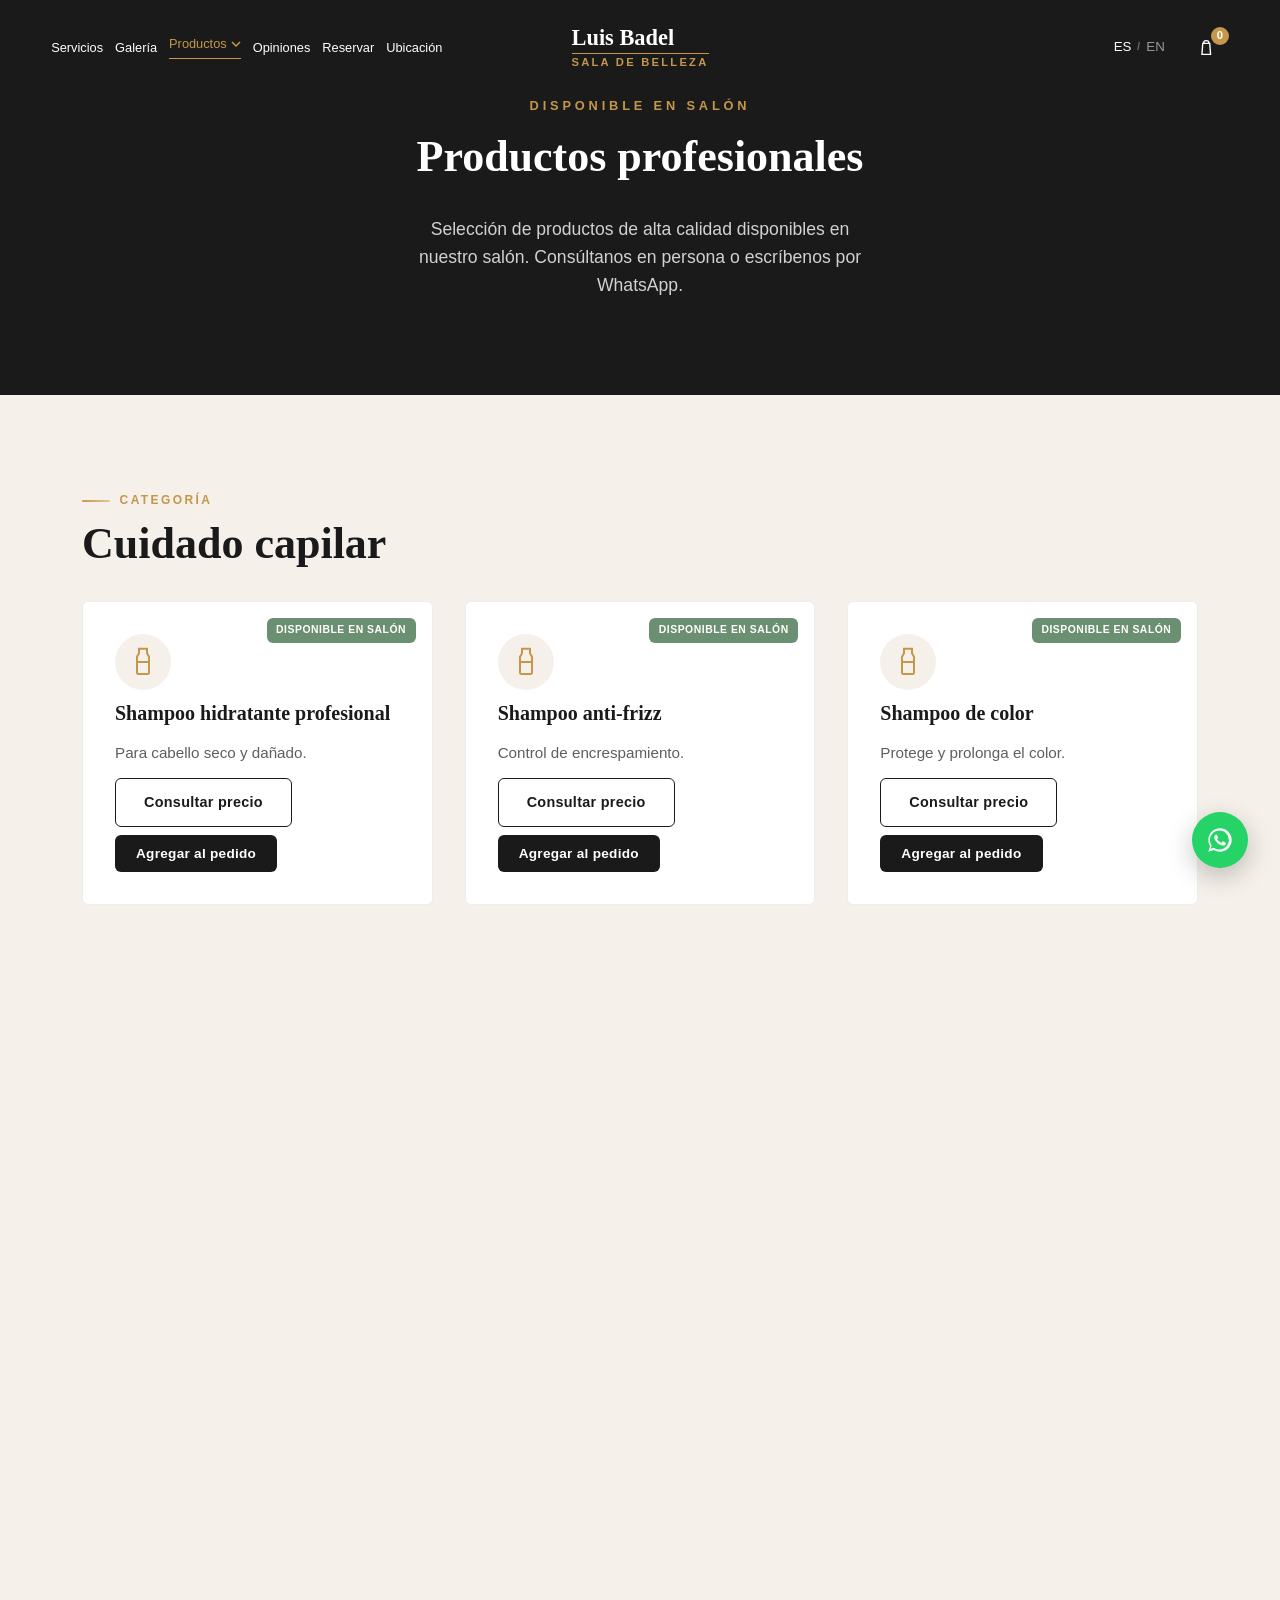
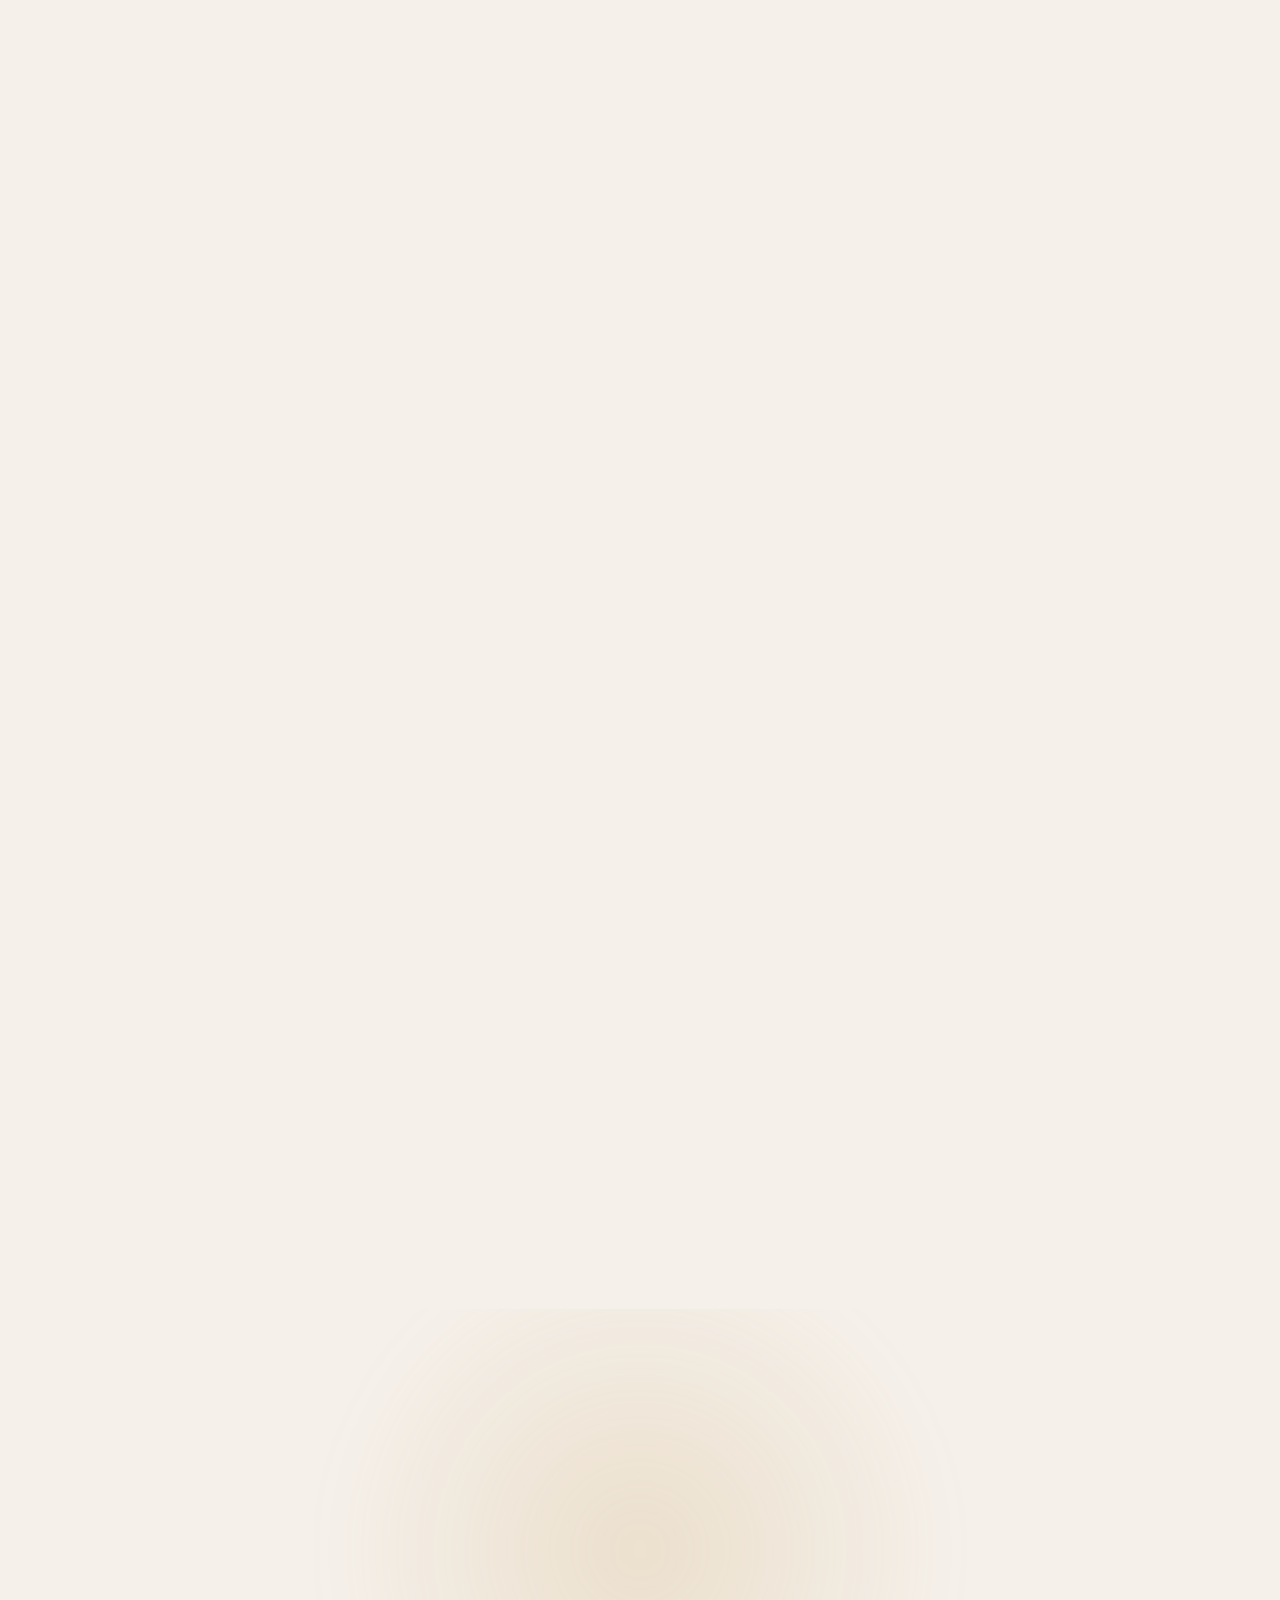
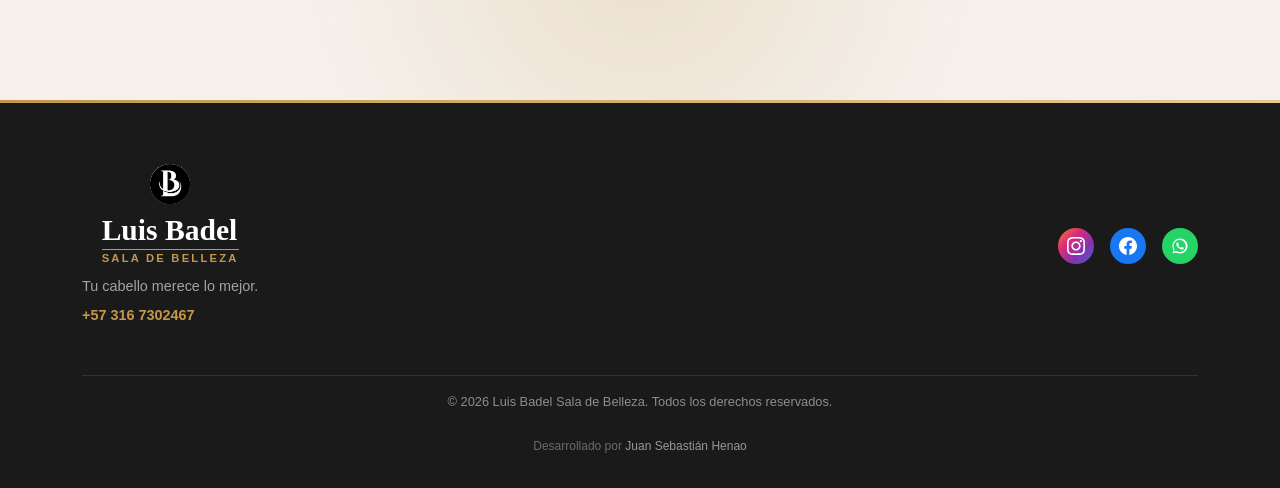
<file: productos.html>
<!DOCTYPE html>
<html lang="es">
<head>
  <meta charset="UTF-8">
  <meta name="viewport" content="width=device-width, initial-scale=1.0">

  <!-- ═══ SECURITY ═══ -->
  <meta http-equiv="Content-Security-Policy" content="default-src 'self'; script-src 'self'; style-src 'self' https://fonts.googleapis.com; font-src https://fonts.gstatic.com; img-src 'self' data: https:; frame-src https://www.google.com; connect-src 'self'; base-uri 'self'; form-action 'self'; frame-ancestors 'self';">

  <!-- ═══ SEO PRIMARY ═══ -->
  <title>Productos Capilares | Luis Badel Sala de Belleza</title>
  <meta name="description" content="Shampoos, mascarillas, aceites, keratinas y más productos profesionales disponibles en Luis Badel Sala de Belleza, Laureles, Medellín.">
  <meta name="keywords" content="productos capilares Laureles, shampoo profesional Medellín, keratina Medellín, botox capilar, tratamientos capilares Laureles, Luis Badel">
  <meta name="robots" content="index, follow">
  <meta name="author" content="Luis Badel Sala de Belleza">
  <link rel="canonical" href="https://cheese9117.github.io/luis-badel/productos.html">

  <!-- ═══ OPEN GRAPH (WhatsApp / Facebook preview) ═══ -->
  <meta property="og:type" content="business.business">
  <meta property="og:title" content="Productos Capilares | Luis Badel Sala de Belleza">
  <meta property="og:description" content="Shampoos, mascarillas, aceites, keratinas y más productos profesionales disponibles en nuestro salón de Laureles, Medellín.">
  <meta property="og:url" content="https://cheese9117.github.io/luis-badel/productos.html">
  <meta property="og:image" content="https://cheese9117.github.io/luis-badel/assets/images/foto-hero.jpg">
  <meta property="og:image:width" content="1200">
  <meta property="og:image:height" content="630">
  <meta property="og:locale" content="es_CO">
  <meta property="og:locale:alternate" content="en_US">
  <meta property="og:site_name" content="Luis Badel Sala de Belleza">

  <!-- ═══ TWITTER CARD ═══ -->
  <meta name="twitter:card" content="summary_large_image">
  <meta name="twitter:title" content="Productos Capilares | Luis Badel Sala de Belleza">
  <meta name="twitter:description" content="Shampoos, mascarillas, aceites, keratinas y más productos profesionales disponibles en nuestro salón.">
  <meta name="twitter:image" content="https://cheese9117.github.io/luis-badel/assets/images/foto-hero.jpg">

  <!-- ═══ THEME COLOR (mobile browser chrome) ═══ -->
  <meta name="theme-color" content="#C4974A">

  <!-- ═══ JSON-LD STRUCTURED DATA: ItemList ═══ -->
  <script type="application/ld+json">
  {
    "@context": "https://schema.org",
    "@type": "ItemList",
    "name": "Productos capilares disponibles en Luis Badel Sala de Belleza",
    "itemListElement": [
      {"@type": "ListItem", "position": 1, "item": {"@type": "Product", "name": "Shampoo hidratante profesional", "description": "Para cabello seco y dañado"}},
      {"@type": "ListItem", "position": 2, "item": {"@type": "Product", "name": "Shampoo anti-frizz", "description": "Control de encrespamiento"}},
      {"@type": "ListItem", "position": 3, "item": {"@type": "Product", "name": "Shampoo de color", "description": "Protege y prolonga el color"}},
      {"@type": "ListItem", "position": 4, "item": {"@type": "Product", "name": "Mascarilla de hidratación profunda", "description": "Nutrición intensiva 1x semana"}},
      {"@type": "ListItem", "position": 5, "item": {"@type": "Product", "name": "Mascarilla de reparación", "description": "Para cabello muy dañado"}},
      {"@type": "ListItem", "position": 6, "item": {"@type": "Product", "name": "Keratina brasileña", "description": "Alisado progresivo hasta 4 meses"}},
      {"@type": "ListItem", "position": 7, "item": {"@type": "Product", "name": "Botox capilar", "description": "Reestructuración sin formol"}},
      {"@type": "ListItem", "position": 8, "item": {"@type": "Product", "name": "Ampollas de proteína", "description": "Tratamiento de choque"}},
      {"@type": "ListItem", "position": 9, "item": {"@type": "Product", "name": "Aceite de argán", "description": "Brillo y suavidad sin residuo"}},
      {"@type": "ListItem", "position": 10, "item": {"@type": "Product", "name": "Serum anti-frizz", "description": "Control de frizz en clima húmedo"}},
      {"@type": "ListItem", "position": 11, "item": {"@type": "Product", "name": "Termoprotector en spray", "description": "Protección hasta 230°C"}},
      {"@type": "ListItem", "position": 12, "item": {"@type": "Product", "name": "Laca de fijación fuerte", "description": "Para peinados duraderos"}}
    ]
  }
  </script>

  <!-- ═══ JSON-LD STRUCTURED DATA: HairSalon ═══ -->
  <script type="application/ld+json">
  {
    "@context": "https://schema.org",
    "@type": "HairSalon",
    "name": "Luis Badel Sala de Belleza",
    "description": "Sala de belleza en Laureles con más de 18 años de experiencia en cortes, color, keratina, manicure, barbería y peinados.",
    "url": "https://cheese9117.github.io/luis-badel/",
    "telephone": "+573167302467",
    "image": "https://cheese9117.github.io/luis-badel/assets/images/foto-hero.jpg",
    "priceRange": "$30.000 - $200.000 COP",
    "aggregateRating": {
      "@type": "AggregateRating",
      "ratingValue": "4.6",
      "reviewCount": "50"
    },
    "address": {
      "@type": "PostalAddress",
      "streetAddress": "Cra. 78 #54-75",
      "addressLocality": "Laureles - Estadio",
      "addressRegion": "Medellín, Antioquia",
      "addressCountry": "CO"
    },
    "geo": {
      "@type": "GeoCoordinates",
      "latitude": 6.2683062,
      "longitude": -75.5928817
    },
    "openingHoursSpecification": [
      {
        "@type": "OpeningHoursSpecification",
        "dayOfWeek": ["Monday","Tuesday","Wednesday","Thursday","Friday","Saturday"],
        "opens": "09:00",
        "closes": "17:00"
      }
    ],
    "sameAs": [
      "https://www.instagram.com/luisbadelsaladebelleza/",
      "https://web.facebook.com/people/Luis-badel-sala-de-belleza/100063726393266/"
    ]
  }
  </script>

  <!-- ═══ FONTS ═══ -->
  <link rel="preconnect" href="https://fonts.googleapis.com">
  <link rel="preconnect" href="https://fonts.gstatic.com" crossorigin>
  <link href="https://fonts.googleapis.com/css2?family=Cormorant+Garamond:wght@500;600;700&family=DM+Sans:wght@400;500;700&display=swap" rel="stylesheet">

  <!-- ═══ STYLES ═══ -->
  <link rel="stylesheet" href="css/variables.css?v=21">
  <link rel="stylesheet" href="css/base.css?v=21">
  <link rel="stylesheet" href="css/components.css?v=21">
  <link rel="stylesheet" href="css/responsive.css?v=21">

  <!-- ═══ FAVICON ═══ -->
  <link rel="icon" type="image/png" href="assets/images/favicon-logo.png">
  <link rel="apple-touch-icon" href="assets/images/favicon-logo.png">
</head>
<body>

  <div class="scroll-progress" id="scrollProgress" aria-hidden="true"></div>

  <header class="navbar" id="navbar">
    <div class="container navbar__inner">
      <nav class="nav nav-left" id="nav">
        <ul class="nav__list">
          <li><a href="index.html#servicios" data-i18n="nav.services">Servicios</a></li>
          <li><a href="index.html#galeria" data-i18n="nav.gallery">Galería</a></li>
          <li class="nav__item nav__item--dropdown">
            <a href="productos.html" aria-current="page" class="nav__link nav__link--parent is-active">
              <span data-i18n="nav.products">Productos</span>
              <svg class="nav__chevron" viewBox="0 0 10 6" width="10" height="6" fill="none" stroke="currentColor" stroke-width="1.5" aria-hidden="true"><path d="M1 1l4 4 4-4"/></svg>
            </a>
            <ul class="nav__dropdown">
              <li><a href="productos.html" class="nav__dropdown-link" data-i18n="nav.products.all">Todos los productos</a></li>
              <li><a href="productos.html#cuidado-capilar" class="nav__dropdown-link" data-i18n="nav.products.haircare">Cuidado capilar</a></li>
              <li><a href="productos.html#tratamientos" class="nav__dropdown-link" data-i18n="nav.products.treatments">Tratamientos</a></li>
              <li><a href="productos.html#styling" class="nav__dropdown-link" data-i18n="nav.products.styling">Styling y acabado</a></li>
            </ul>
          </li>
          <li><a href="index.html#testimonios" data-i18n="nav.testimonials">Opiniones</a></li>
          <li><a href="index.html#reservar" data-i18n="nav.booking">Reservar</a></li>
          <li><a href="index.html#ubicacion" data-i18n="nav.location">Ubicación</a></li>
        </ul>
        <div class="lang-switch lang-switch--mobile" role="group" aria-label="Idioma / Language">
          <button type="button" class="lang-switch__btn" data-lang-option="es" aria-pressed="false">ES</button>
          <button type="button" class="lang-switch__btn" data-lang-option="en" aria-pressed="false">EN</button>
        </div>
      </nav>
      <div class="nav-center">
        <a href="index.html#top" class="logo">
          <img src="assets/images/logo.png" alt="" class="logo__img" width="48" height="48">
          <span class="logo__text">
            <span class="logo__main">Luis Badel</span>
            <span class="logo__divider" aria-hidden="true"></span>
            <span class="logo__sub">Sala de Belleza</span>
          </span>
        </a>
      </div>
      <div class="navbar__actions nav-right">
        <div class="lang-switch lang-switch--nav" role="group" aria-label="Idioma / Language">
          <button type="button" class="lang-switch__btn" data-lang-option="es" aria-pressed="false">ES</button>
          <span class="lang-switch__sep" aria-hidden="true">/</span>
          <button type="button" class="lang-switch__btn" data-lang-option="en" aria-pressed="false">EN</button>
        </div>
        <button type="button" class="nav__cart" id="cartToggle" aria-haspopup="dialog" aria-expanded="false" aria-controls="cartDrawer" aria-label="Ver tu pedido" data-i18n-attr='{"aria-label":"nav.cartAria"}'>
          <svg class="nav__cart-icon" viewBox="0 0 24 24" width="22" height="22" fill="none" stroke="currentColor" stroke-width="1.5" aria-hidden="true">
            <path d="M6 8a3 3 0 0 1 6 0M5.2 8h7.6l.9 12H4.3l.9-12Z"/>
          </svg>
          <span class="nav__cart-badge" id="cartBadge" hidden>0</span>
        </button>
        <button class="nav__toggle" id="navToggle" aria-label="Abrir menú" aria-expanded="false" data-i18n-attr='{"aria-label":"nav.menuAria"}'>
          <span></span><span></span><span></span>
        </button>
      </div>
    </div>
  </header>

  <main id="top">

    <!-- HERO DE PÁGINA -->
    <section class="page-hero">
      <div class="container page-hero__content reveal">
        <p class="hero__eyebrow" data-i18n="product.badge">Disponible en salón</p>
        <h1 class="section__title" data-i18n="productsPage.title">Productos profesionales</h1>
        <p class="hero__subtitle" data-i18n="productsPage.subtitle">Selección de productos de alta calidad disponibles en nuestro salón. Consúltanos en persona o escríbenos por WhatsApp.</p>
      </div>
    </section>

    <!-- CUIDADO CAPILAR -->
    <section class="products" id="cuidado-capilar">
      <div class="container">
        <p class="section__eyebrow reveal" data-i18n="productsPage.category">Categoría</p>
        <h2 class="section__title reveal" data-i18n="nav.products.haircare">Cuidado capilar</h2>
        <div class="products__grid">
          <article class="card product-card reveal">
            <span class="product-card__badge" data-i18n="product.badge">Disponible en salón</span>
            <span class="product-card__icon" aria-hidden="true">
              <svg viewBox="0 0 24 24" width="32" height="32" fill="none" stroke="currentColor" stroke-width="1.5"><path d="M9 2h6v3.5l1.5 2.5v12a1 1 0 0 1-1 1h-7a1 1 0 0 1-1-1V8L9 5.5V2Z"/><path d="M7.5 12h9"/></svg>
            </span>
            <h3 data-i18n="pp.1.name">Shampoo hidratante profesional</h3>
            <p data-i18n="pp.1.desc">Para cabello seco y dañado.</p>
            <div class="product-card__actions">
              <a class="btn btn--outline" href="https://wa.me/573167302467?text=Hola%2C%20quiero%20consultar%20el%20precio%20del%20Shampoo%20hidratante%20profesional" target="_blank" rel="noopener noreferrer" data-i18n="product.consultPrice">Consultar precio</a>
              <button type="button" class="btn btn--primary product-card__add" data-cart-add data-product-name="Shampoo hidratante profesional" data-i18n="product.add" data-i18n-attr='{"data-product-name":"pp.1.name"}'>
                Agregar al pedido
              </button>
            </div>
          </article>
          <article class="card product-card reveal">
            <span class="product-card__badge" data-i18n="product.badge">Disponible en salón</span>
            <span class="product-card__icon" aria-hidden="true">
              <svg viewBox="0 0 24 24" width="32" height="32" fill="none" stroke="currentColor" stroke-width="1.5"><path d="M9 2h6v3.5l1.5 2.5v12a1 1 0 0 1-1 1h-7a1 1 0 0 1-1-1V8L9 5.5V2Z"/><path d="M7.5 12h9"/></svg>
            </span>
            <h3 data-i18n="pp.2.name">Shampoo anti-frizz</h3>
            <p data-i18n="pp.2.desc">Control de encrespamiento.</p>
            <div class="product-card__actions">
              <a class="btn btn--outline" href="https://wa.me/573167302467?text=Hola%2C%20quiero%20consultar%20el%20precio%20del%20Shampoo%20anti-frizz" target="_blank" rel="noopener noreferrer" data-i18n="product.consultPrice">Consultar precio</a>
              <button type="button" class="btn btn--primary product-card__add" data-cart-add data-product-name="Shampoo anti-frizz" data-i18n="product.add" data-i18n-attr='{"data-product-name":"pp.2.name"}'>
                Agregar al pedido
              </button>
            </div>
          </article>
          <article class="card product-card reveal">
            <span class="product-card__badge" data-i18n="product.badge">Disponible en salón</span>
            <span class="product-card__icon" aria-hidden="true">
              <svg viewBox="0 0 24 24" width="32" height="32" fill="none" stroke="currentColor" stroke-width="1.5"><path d="M9 2h6v3.5l1.5 2.5v12a1 1 0 0 1-1 1h-7a1 1 0 0 1-1-1V8L9 5.5V2Z"/><path d="M7.5 12h9"/></svg>
            </span>
            <h3 data-i18n="pp.3.name">Shampoo de color</h3>
            <p data-i18n="pp.3.desc">Protege y prolonga el color.</p>
            <div class="product-card__actions">
              <a class="btn btn--outline" href="https://wa.me/573167302467?text=Hola%2C%20quiero%20consultar%20el%20precio%20del%20Shampoo%20de%20color" target="_blank" rel="noopener noreferrer" data-i18n="product.consultPrice">Consultar precio</a>
              <button type="button" class="btn btn--primary product-card__add" data-cart-add data-product-name="Shampoo de color" data-i18n="product.add" data-i18n-attr='{"data-product-name":"pp.3.name"}'>
                Agregar al pedido
              </button>
            </div>
          </article>
          <article class="card product-card reveal">
            <span class="product-card__badge" data-i18n="product.badge">Disponible en salón</span>
            <span class="product-card__icon" aria-hidden="true">
              <svg viewBox="0 0 24 24" width="32" height="32" fill="none" stroke="currentColor" stroke-width="1.5"><circle cx="12" cy="12" r="9"/><path d="M12 7v5l3 3"/></svg>
            </span>
            <h3 data-i18n="pp.4.name">Mascarilla de hidratación profunda</h3>
            <p data-i18n="pp.4.desc">Nutrición intensiva 1x semana.</p>
            <div class="product-card__actions">
              <a class="btn btn--outline" href="https://wa.me/573167302467?text=Hola%2C%20quiero%20consultar%20el%20precio%20de%20la%20Mascarilla%20de%20hidrataci%C3%B3n%20profunda" target="_blank" rel="noopener noreferrer" data-i18n="product.consultPrice">Consultar precio</a>
              <button type="button" class="btn btn--primary product-card__add" data-cart-add data-product-name="Mascarilla de hidratación profunda" data-i18n="product.add" data-i18n-attr='{"data-product-name":"pp.4.name"}'>
                Agregar al pedido
              </button>
            </div>
          </article>
          <article class="card product-card reveal">
            <span class="product-card__badge" data-i18n="product.badge">Disponible en salón</span>
            <span class="product-card__icon" aria-hidden="true">
              <svg viewBox="0 0 24 24" width="32" height="32" fill="none" stroke="currentColor" stroke-width="1.5"><circle cx="12" cy="12" r="9"/><path d="M12 7v5l3 3"/></svg>
            </span>
            <h3 data-i18n="pp.5.name">Mascarilla de reparación</h3>
            <p data-i18n="pp.5.desc">Para cabello muy dañado.</p>
            <div class="product-card__actions">
              <a class="btn btn--outline" href="https://wa.me/573167302467?text=Hola%2C%20quiero%20consultar%20el%20precio%20de%20la%20Mascarilla%20de%20reparaci%C3%B3n" target="_blank" rel="noopener noreferrer" data-i18n="product.consultPrice">Consultar precio</a>
              <button type="button" class="btn btn--primary product-card__add" data-cart-add data-product-name="Mascarilla de reparación" data-i18n="product.add" data-i18n-attr='{"data-product-name":"pp.5.name"}'>
                Agregar al pedido
              </button>
            </div>
          </article>
        </div>
      </div>
    </section>

    <!-- TRATAMIENTOS -->
    <section class="products" id="tratamientos">
      <div class="container">
        <p class="section__eyebrow reveal" data-i18n="productsPage.category">Categoría</p>
        <h2 class="section__title reveal" data-i18n="nav.products.treatments">Tratamientos</h2>
        <div class="products__grid">
          <article class="card product-card reveal">
            <span class="product-card__badge" data-i18n="product.badge">Disponible en salón</span>
            <span class="product-card__icon" aria-hidden="true">
              <svg viewBox="0 0 24 24" width="32" height="32" fill="none" stroke="currentColor" stroke-width="1.5"><path d="M5 3c4 0 7 3 7 9s3 9 7 9"/><path d="M5 21c4 0 7-3 7-9S15 3 19 3"/></svg>
            </span>
            <h3 data-i18n="pp.6.name">Keratina brasileña</h3>
            <p data-i18n="pp.6.desc">Alisado progresivo hasta 4 meses.</p>
            <div class="product-card__actions">
              <a class="btn btn--outline" href="https://wa.me/573167302467?text=Hola%2C%20quiero%20consultar%20el%20precio%20de%20la%20Keratina%20brasile%C3%B1a" target="_blank" rel="noopener noreferrer" data-i18n="product.consultPrice">Consultar precio</a>
              <button type="button" class="btn btn--primary product-card__add" data-cart-add data-product-name="Keratina brasileña" data-i18n="product.add" data-i18n-attr='{"data-product-name":"pp.6.name"}'>
                Agregar al pedido
              </button>
            </div>
          </article>
          <article class="card product-card reveal">
            <span class="product-card__badge" data-i18n="product.badge">Disponible en salón</span>
            <span class="product-card__icon" aria-hidden="true">
              <svg viewBox="0 0 24 24" width="32" height="32" fill="none" stroke="currentColor" stroke-width="1.5"><path d="M5 3c4 0 7 3 7 9s3 9 7 9"/><path d="M5 21c4 0 7-3 7-9S15 3 19 3"/></svg>
            </span>
            <h3 data-i18n="pp.7.name">Botox capilar</h3>
            <p data-i18n="pp.7.desc">Reestructuración sin formol.</p>
            <div class="product-card__actions">
              <a class="btn btn--outline" href="https://wa.me/573167302467?text=Hola%2C%20quiero%20consultar%20el%20precio%20del%20Botox%20capilar" target="_blank" rel="noopener noreferrer" data-i18n="product.consultPrice">Consultar precio</a>
              <button type="button" class="btn btn--primary product-card__add" data-cart-add data-product-name="Botox capilar" data-i18n="product.add" data-i18n-attr='{"data-product-name":"pp.7.name"}'>
                Agregar al pedido
              </button>
            </div>
          </article>
          <article class="card product-card reveal">
            <span class="product-card__badge" data-i18n="product.badge">Disponible en salón</span>
            <span class="product-card__icon" aria-hidden="true">
              <svg viewBox="0 0 24 24" width="32" height="32" fill="none" stroke="currentColor" stroke-width="1.5"><path d="M12 2 9.5 7 4 8l4 4-1 6 5-3 5 3-1-6 4-4-5.5-1Z"/></svg>
            </span>
            <h3 data-i18n="pp.8.name">Ampollas de proteína</h3>
            <p data-i18n="pp.8.desc">Tratamiento de choque.</p>
            <div class="product-card__actions">
              <a class="btn btn--outline" href="https://wa.me/573167302467?text=Hola%2C%20quiero%20consultar%20el%20precio%20de%20las%20Ampollas%20de%20prote%C3%ADna" target="_blank" rel="noopener noreferrer" data-i18n="product.consultPrice">Consultar precio</a>
              <button type="button" class="btn btn--primary product-card__add" data-cart-add data-product-name="Ampollas de proteína" data-i18n="product.add" data-i18n-attr='{"data-product-name":"pp.8.name"}'>
                Agregar al pedido
              </button>
            </div>
          </article>
        </div>
      </div>
    </section>

    <!-- STYLING Y ACABADO -->
    <section class="products" id="styling">
      <div class="container">
        <p class="section__eyebrow reveal" data-i18n="productsPage.category">Categoría</p>
        <h2 class="section__title reveal" data-i18n="nav.products.styling">Styling y acabado</h2>
        <div class="products__grid">
          <article class="card product-card reveal">
            <span class="product-card__badge" data-i18n="product.badge">Disponible en salón</span>
            <span class="product-card__icon" aria-hidden="true">
              <svg viewBox="0 0 24 24" width="32" height="32" fill="none" stroke="currentColor" stroke-width="1.5"><path d="M12 2 9.5 7 4 8l4 4-1 6 5-3 5 3-1-6 4-4-5.5-1Z"/></svg>
            </span>
            <h3 data-i18n="pp.9.name">Aceite de argán</h3>
            <p data-i18n="pp.9.desc">Brillo y suavidad sin residuo.</p>
            <div class="product-card__actions">
              <a class="btn btn--outline" href="https://wa.me/573167302467?text=Hola%2C%20quiero%20consultar%20el%20precio%20del%20Aceite%20de%20arg%C3%A1n" target="_blank" rel="noopener noreferrer" data-i18n="product.consultPrice">Consultar precio</a>
              <button type="button" class="btn btn--primary product-card__add" data-cart-add data-product-name="Aceite de argán" data-i18n="product.add" data-i18n-attr='{"data-product-name":"pp.9.name"}'>
                Agregar al pedido
              </button>
            </div>
          </article>
          <article class="card product-card reveal">
            <span class="product-card__badge" data-i18n="product.badge">Disponible en salón</span>
            <span class="product-card__icon" aria-hidden="true">
              <svg viewBox="0 0 24 24" width="32" height="32" fill="none" stroke="currentColor" stroke-width="1.5"><path d="M12 2 9.5 7 4 8l4 4-1 6 5-3 5 3-1-6 4-4-5.5-1Z"/></svg>
            </span>
            <h3 data-i18n="pp.10.name">Serum anti-frizz</h3>
            <p data-i18n="pp.10.desc">Control de frizz en clima húmedo.</p>
            <div class="product-card__actions">
              <a class="btn btn--outline" href="https://wa.me/573167302467?text=Hola%2C%20quiero%20consultar%20el%20precio%20del%20Serum%20anti-frizz" target="_blank" rel="noopener noreferrer" data-i18n="product.consultPrice">Consultar precio</a>
              <button type="button" class="btn btn--primary product-card__add" data-cart-add data-product-name="Serum anti-frizz" data-i18n="product.add" data-i18n-attr='{"data-product-name":"pp.10.name"}'>
                Agregar al pedido
              </button>
            </div>
          </article>
          <article class="card product-card reveal">
            <span class="product-card__badge" data-i18n="product.badge">Disponible en salón</span>
            <span class="product-card__icon" aria-hidden="true">
              <svg viewBox="0 0 24 24" width="32" height="32" fill="none" stroke="currentColor" stroke-width="1.5"><path d="M12 22s7-5.5 7-11.5A7 7 0 0 0 5 10.5C5 16.5 12 22 12 22Z"/></svg>
            </span>
            <h3 data-i18n="pp.11.name">Termoprotector en spray</h3>
            <p data-i18n="pp.11.desc">Protección hasta 230°C.</p>
            <div class="product-card__actions">
              <a class="btn btn--outline" href="https://wa.me/573167302467?text=Hola%2C%20quiero%20consultar%20el%20precio%20del%20Termoprotector%20en%20spray" target="_blank" rel="noopener noreferrer" data-i18n="product.consultPrice">Consultar precio</a>
              <button type="button" class="btn btn--primary product-card__add" data-cart-add data-product-name="Termoprotector en spray" data-i18n="product.add" data-i18n-attr='{"data-product-name":"pp.11.name"}'>
                Agregar al pedido
              </button>
            </div>
          </article>
          <article class="card product-card reveal">
            <span class="product-card__badge" data-i18n="product.badge">Disponible en salón</span>
            <span class="product-card__icon" aria-hidden="true">
              <svg viewBox="0 0 24 24" width="32" height="32" fill="none" stroke="currentColor" stroke-width="1.5"><path d="M12 3v3M12 18v3M3 12h3M18 12h3M5.6 5.6l2.1 2.1M16.3 16.3l2.1 2.1M5.6 18.4l2.1-2.1M16.3 7.7l2.1-2.1"/><circle cx="12" cy="12" r="4"/></svg>
            </span>
            <h3 data-i18n="pp.12.name">Laca de fijación fuerte</h3>
            <p data-i18n="pp.12.desc">Para peinados duraderos.</p>
            <div class="product-card__actions">
              <a class="btn btn--outline" href="https://wa.me/573167302467?text=Hola%2C%20quiero%20consultar%20el%20precio%20de%20la%20Laca%20de%20fijaci%C3%B3n%20fuerte" target="_blank" rel="noopener noreferrer" data-i18n="product.consultPrice">Consultar precio</a>
              <button type="button" class="btn btn--primary product-card__add" data-cart-add data-product-name="Laca de fijación fuerte" data-i18n="product.add" data-i18n-attr='{"data-product-name":"pp.12.name"}'>
                Agregar al pedido
              </button>
            </div>
          </article>
        </div>
      </div>
    </section>

    <!-- CTA FINAL -->
    <section class="booking">
      <div class="container">
        <div class="booking__content reveal">
          <h2 class="section__title" data-i18n="productsPage.ctaTitle">¿Buscas algo específico?</h2>
          <p data-i18n="productsPage.ctaText">Escríbenos y te asesoramos sobre el producto ideal para tu tipo de cabello.</p>
          <a class="btn btn--whatsapp btn--lg" href="https://wa.me/573167302467?text=Hola%2C%20quiero%20asesor%C3%ADa%20sobre%20productos%20capilares" target="_blank" rel="noopener noreferrer">
            <svg class="icon-svg" viewBox="0 0 32 32" width="18" height="18" fill="currentColor" aria-hidden="true"><path d="M16.04 2.67C8.65 2.67 2.67 8.65 2.67 16.04c0 2.55.7 5.03 2.04 7.2L2.67 29.33l6.26-1.97a13.34 13.34 0 0 0 7.11 2.05c7.39 0 13.37-5.98 13.37-13.37S23.43 2.67 16.04 2.67Zm0 24.13c-2.31 0-4.55-.62-6.5-1.79l-.47-.28-3.85 1.21 1.24-3.74-.3-.49a10.78 10.78 0 0 1-1.65-5.67c0-5.96 4.85-10.81 10.81-10.81 2.89 0 5.6 1.13 7.64 3.17a10.74 10.74 0 0 1 3.17 7.64c0 5.96-4.85 10.81-10.81 10.81Zm5.93-8.1c-.32-.16-1.92-.95-2.22-1.06-.3-.11-.52-.16-.74.16-.22.32-.85 1.06-1.04 1.27-.19.22-.38.24-.7.08-.32-.16-1.36-.5-2.59-1.6-.96-.85-1.6-1.91-1.79-2.23-.19-.32-.02-.49.14-.65.14-.14.32-.38.48-.57.16-.19.21-.32.32-.54.11-.22.05-.41-.03-.57-.08-.16-.74-1.78-1.01-2.44-.27-.64-.54-.55-.74-.56h-.63c-.22 0-.57.08-.87.41-.3.32-1.14 1.12-1.14 2.73 0 1.61 1.17 3.17 1.33 3.39.16.22 2.3 3.51 5.57 4.92.78.34 1.39.54 1.86.69.78.25 1.49.21 2.05.13.63-.09 1.92-.78 2.19-1.54.27-.76.27-1.41.19-1.54-.08-.14-.3-.22-.62-.38Z"/></svg>
            <span data-i18n="booking.whatsapp">Escribir por WhatsApp</span>
          </a>
        </div>
      </div>
    </section>

  </main>

  <footer class="footer">
    <div class="container footer__inner">
      <div class="footer__brand">
        <a href="index.html#top" class="logo">
          <img src="assets/images/logo.png" alt="" class="logo__img logo__img--footer" width="40" height="40">
          <span class="logo__text">
            <span class="logo__main">Luis Badel</span>
            <span class="logo__divider" aria-hidden="true"></span>
            <span class="logo__sub">Sala de Belleza</span>
          </span>
        </a>
        <p class="footer__tagline" data-i18n="footer.tagline">Tu cabello merece lo mejor.</p>
        <a class="footer__phone" href="tel:+573167302467">+57 316 7302467</a>
      </div>
      <div class="footer__social">
        <a class="footer__social-icon footer__social-icon--instagram" href="https://www.instagram.com/luisbadelsaladebelleza/" target="_blank" rel="noopener noreferrer" aria-label="Instagram">
          <svg viewBox="0 0 24 24" width="18" height="18" fill="currentColor" aria-hidden="true"><path d="M12 2.163c3.204 0 3.584.012 4.85.07 3.252.148 4.771 1.691 4.919 4.919.058 1.265.069 1.645.069 4.849 0 3.205-.012 3.584-.069 4.849-.149 3.225-1.664 4.771-4.919 4.919-1.266.058-1.644.07-4.85.07-3.204 0-3.584-.012-4.849-.07-3.26-.149-4.771-1.699-4.919-4.92-.058-1.265-.07-1.644-.07-4.849 0-3.204.013-3.583.07-4.849.149-3.227 1.664-4.771 4.919-4.919 1.266-.057 1.645-.069 4.849-.069zm0-2.163c-3.259 0-3.667.014-4.947.072-4.358.2-6.78 2.618-6.98 6.98-.059 1.281-.073 1.689-.073 4.948 0 3.259.014 3.668.072 4.948.2 4.358 2.618 6.78 6.98 6.98 1.281.058 1.689.072 4.948.072 3.259 0 3.668-.014 4.948-.072 4.354-.2 6.782-2.618 6.979-6.98.059-1.28.073-1.689.073-4.948 0-3.259-.014-3.667-.072-4.947-.196-4.354-2.617-6.78-6.979-6.98-1.281-.059-1.69-.073-4.949-.073zm0 5.838c-3.403 0-6.162 2.759-6.162 6.162s2.759 6.163 6.162 6.163 6.162-2.759 6.162-6.163c0-3.403-2.759-6.162-6.162-6.162zm0 10.162c-2.209 0-4-1.79-4-4 0-2.209 1.791-4 4-4s4 1.791 4 4c0 2.21-1.791 4-4 4zm6.406-11.845c-.796 0-1.441.645-1.441 1.44s.645 1.44 1.441 1.44c.795 0 1.439-.645 1.439-1.44s-.644-1.44-1.439-1.44z"/></svg>
        </a>
        <a class="footer__social-icon footer__social-icon--facebook" href="https://web.facebook.com/people/Luis-badel-sala-de-belleza/100063726393266/" target="_blank" rel="noopener noreferrer" aria-label="Facebook">
          <svg viewBox="0 0 24 24" width="18" height="18" fill="currentColor" aria-hidden="true"><path d="M24 12.073c0-6.627-5.373-12-12-12s-12 5.373-12 12c0 5.99 4.388 10.954 10.125 11.854v-8.385H7.078v-3.47h3.047V9.43c0-3.007 1.792-4.669 4.533-4.669 1.312 0 2.686.235 2.686.235v2.953H15.83c-1.491 0-1.956.925-1.956 1.874v2.25h3.328l-.532 3.47h-2.796v8.385C19.612 23.027 24 18.062 24 12.073z"/></svg>
        </a>
        <a class="footer__social-icon footer__social-icon--whatsapp" href="https://wa.me/573167302467" target="_blank" rel="noopener noreferrer" aria-label="WhatsApp">
          <svg viewBox="0 0 32 32" width="18" height="18" fill="currentColor" aria-hidden="true"><path d="M16.04 2.67C8.65 2.67 2.67 8.65 2.67 16.04c0 2.55.7 5.03 2.04 7.2L2.67 29.33l6.26-1.97a13.34 13.34 0 0 0 7.11 2.05c7.39 0 13.37-5.98 13.37-13.37S23.43 2.67 16.04 2.67Zm0 24.13c-2.31 0-4.55-.62-6.5-1.79l-.47-.28-3.85 1.21 1.24-3.74-.3-.49a10.78 10.78 0 0 1-1.65-5.67c0-5.96 4.85-10.81 10.81-10.81 2.89 0 5.6 1.13 7.64 3.17a10.74 10.74 0 0 1 3.17 7.64c0 5.96-4.85 10.81-10.81 10.81Zm5.93-8.1c-.32-.16-1.92-.95-2.22-1.06-.3-.11-.52-.16-.74.16-.22.32-.85 1.06-1.04 1.27-.19.22-.38.24-.7.08-.32-.16-1.36-.5-2.59-1.6-.96-.85-1.6-1.91-1.79-2.23-.19-.32-.02-.49.14-.65.14-.14.32-.38.48-.57.16-.19.21-.32.32-.54.11-.22.05-.41-.03-.57-.08-.16-.74-1.78-1.01-2.44-.27-.64-.54-.55-.74-.56h-.63c-.22 0-.57.08-.87.41-.3.32-1.14 1.12-1.14 2.73 0 1.61 1.17 3.17 1.33 3.39.16.22 2.3 3.51 5.57 4.92.78.34 1.39.54 1.86.69.78.25 1.49.21 2.05.13.63-.09 1.92-.78 2.19-1.54.27-.76.27-1.41.19-1.54-.08-.14-.3-.22-.62-.38Z"/></svg>
        </a>
      </div>
      <p class="footer__copy">&copy; <span id="year"></span> <span data-i18n="footer.rights">Luis Badel Sala de Belleza. Todos los derechos reservados.</span></p>
      <p class="footer__signature"><span data-i18n="footer.developedBy">Desarrollado por</span> <a href="https://github.com/Cheese9117" target="_blank" rel="noopener noreferrer">Juan Sebastián Henao</a></p>
    </div>
  </footer>

  <button type="button" class="back-to-top" id="backToTop" aria-label="Volver arriba" data-i18n-attr='{"aria-label":"backToTop.aria"}'>
    <svg viewBox="0 0 24 24" width="20" height="20" fill="none" stroke="currentColor" stroke-width="2" stroke-linecap="round" stroke-linejoin="round" aria-hidden="true"><path d="M12 19V5M5 12l7-7 7 7"/></svg>
  </button>

  <a class="whatsapp-float" href="https://wa.me/573167302467?text=Hola%2C%20quiero%20agendar%20una%20cita%20en%20Luis%20Badel%20Sala%20de%20Belleza" target="_blank" rel="noopener noreferrer" aria-label="Escribir a Luis Badel Sala de Belleza por WhatsApp" data-i18n-attr='{"aria-label":"whatsapp.aria"}'>
    <span class="whatsapp-float__tooltip" data-i18n="whatsapp.tooltip">¿Agendamos tu cita?</span>
    <span class="whatsapp-float__icon" aria-hidden="true">
      <svg viewBox="0 0 32 32" width="28" height="28" fill="currentColor"><path d="M16.04 2.67C8.65 2.67 2.67 8.65 2.67 16.04c0 2.55.7 5.03 2.04 7.2L2.67 29.33l6.26-1.97a13.34 13.34 0 0 0 7.11 2.05c7.39 0 13.37-5.98 13.37-13.37S23.43 2.67 16.04 2.67Zm0 24.13c-2.31 0-4.55-.62-6.5-1.79l-.47-.28-3.85 1.21 1.24-3.74-.3-.49a10.78 10.78 0 0 1-1.65-5.67c0-5.96 4.85-10.81 10.81-10.81 2.89 0 5.6 1.13 7.64 3.17a10.74 10.74 0 0 1 3.17 7.64c0 5.96-4.85 10.81-10.81 10.81Zm5.93-8.1c-.32-.16-1.92-.95-2.22-1.06-.3-.11-.52-.16-.74.16-.22.32-.85 1.06-1.04 1.27-.19.22-.38.24-.7.08-.32-.16-1.36-.5-2.59-1.6-.96-.85-1.6-1.91-1.79-2.23-.19-.32-.02-.49.14-.65.14-.14.32-.38.48-.57.16-.19.21-.32.32-.54.11-.22.05-.41-.03-.57-.08-.16-.74-1.78-1.01-2.44-.27-.64-.54-.55-.74-.56h-.63c-.22 0-.57.08-.87.41-.3.32-1.14 1.12-1.14 2.73 0 1.61 1.17 3.17 1.33 3.39.16.22 2.3 3.51 5.57 4.92.78.34 1.39.54 1.86.69.78.25 1.49.21 2.05.13.63-.09 1.92-.78 2.19-1.54.27-.76.27-1.41.19-1.54-.08-.14-.3-.22-.62-.38Z"/></svg>
    </span>
  </a>

  <!-- ═══ PEDIDO / CARRITO ═══ -->
  <div class="cart-drawer" id="cartDrawer" role="dialog" aria-modal="true" aria-labelledby="cartTitle" aria-hidden="true">
    <div class="cart-drawer__backdrop" id="cartBackdrop"></div>
    <div class="cart-drawer__panel">
      <div class="cart-drawer__header">
        <h2 id="cartTitle" data-i18n="cart.title">Tu pedido</h2>
        <button type="button" class="cart-drawer__close" id="cartClose" aria-label="Cerrar pedido" data-i18n-attr='{"aria-label":"cart.closeAria"}'>
          <svg viewBox="0 0 24 24" width="18" height="18" fill="none" stroke="currentColor" stroke-width="2" aria-hidden="true"><path d="M6 6l12 12M18 6 6 18"/></svg>
        </button>
      </div>
      <p class="cart-drawer__empty" id="cartEmpty" data-i18n="cart.empty">Aún no has agregado productos a tu pedido.</p>
      <ul class="cart-drawer__list" id="cartList"></ul>
      <div class="cart-drawer__footer">
        <button type="button" class="btn btn--outline" id="cartClear" data-i18n="cart.clear">Vaciar pedido</button>
        <a class="btn btn--whatsapp" id="cartCheckout" href="https://wa.me/573167302467" target="_blank" rel="noopener noreferrer" data-i18n="cart.checkout">
          Enviar pedido por WhatsApp
        </a>
      </div>
    </div>
  </div>

  <script src="js/i18n.js" defer></script>
  <script src="js/nav.js?v=21" defer></script>
  <script src="js/animations.js" defer></script>
  <script src="js/cart.js" defer></script>
  <script src="js/footer.js" defer></script>
</body>
</html>
</file>
<file: css/variables.css>
:root {
  --color-bg: #FAFAF8;
  --color-primary: #1A1A1A;
  --color-accent: #C4974A;
  --color-accent-light: #E8C893;
  --color-secondary: #6B8F71;
  --color-card: #F5F0EA;
  --color-white: #FFFFFF;
  --color-border: rgba(26, 26, 26, 0.08);

  --font-display: 'Cormorant Garamond', serif;
  --font-body: 'DM Sans', sans-serif;

  --container-width: 1180px;
  --navbar-height: 72px;
  --radius: 6px;
  --radius-lg: 16px;
  --transition: 0.3s ease;
  --transition-navbar: 0.2s ease;
  --transition-navbar-text: 0.12s ease;
  --ease-premium: cubic-bezier(0.16, 1, 0.3, 1);

  --space-xs: 0.5rem;
  --space-sm: 1rem;
  --space-md: 2rem;
  --space-lg: 4rem;
  --space-xl: 6rem;

  --gradient-accent: linear-gradient(135deg, var(--color-accent) 0%, var(--color-accent-light) 100%);
  --shadow-sm: 0 2px 10px rgba(26, 26, 26, 0.06);
  --shadow-md: 0 12px 30px rgba(26, 26, 26, 0.10);
  --shadow-lg: 0 24px 60px rgba(26, 26, 26, 0.16);
}
</file>
<file: css/base.css>
*, *::before, *::after {
  box-sizing: border-box;
  margin: 0;
  padding: 0;
}

html {
  scroll-behavior: smooth;
  scroll-padding-top: var(--navbar-height);
  overflow-x: clip;
}

body {
  font-family: var(--font-body);
  background: var(--color-bg);
  color: var(--color-primary);
  line-height: 1.6;
  -webkit-font-smoothing: antialiased;
  overflow-x: clip;
}

/* Bloquea el scroll de fondo mientras el menú móvil está abierto */
body.no-scroll {
  overflow: hidden;
}

img {
  max-width: 100%;
  display: block;
}

a {
  color: inherit;
  text-decoration: none;
}

ul {
  list-style: none;
}

h1, h2, h3 {
  font-family: var(--font-display);
  font-weight: 600;
  line-height: 1.15;
}

.container {
  width: 100%;
  max-width: var(--container-width);
  margin: 0 auto;
  padding: 0 var(--space-md);
}

.section__eyebrow {
  display: flex;
  align-items: center;
  gap: 0.6rem;
  font-family: var(--font-body);
  text-transform: uppercase;
  letter-spacing: 0.2em;
  font-size: 0.75rem;
  color: var(--color-accent);
  font-weight: 700;
  margin-bottom: var(--space-xs);
}

.section__eyebrow::before {
  content: "";
  display: block;
  width: 28px;
  height: 2px;
  background: var(--gradient-accent);
  border-radius: 999px;
}

.page-hero .section__eyebrow,
.booking__content .section__eyebrow,
.location__info .section__eyebrow {
  justify-content: center;
}

.location__info .section__eyebrow {
  justify-content: flex-start;
}

.section__title {
  font-size: clamp(2rem, 4vw, 2.75rem);
  margin-bottom: var(--space-md);
}

/* Reveal animation */
.reveal {
  opacity: 0;
  transform: translateY(28px);
  transition: opacity 0.8s var(--ease-premium), transform 0.8s var(--ease-premium);
  transition-delay: var(--reveal-delay, 0s);
}

.reveal.is-visible {
  opacity: 1;
  transform: translateY(0);
}

/* Staggered reveals for grid layouts */
.services__grid > .reveal:nth-child(1),
.products__grid > .reveal:nth-child(1),
.gallery__grid > .reveal:nth-child(1),
.team__grid > .reveal:nth-child(1),
.trust__grid > .reveal:nth-child(1) { --reveal-delay: 0s; }

.services__grid > .reveal:nth-child(2),
.products__grid > .reveal:nth-child(2),
.gallery__grid > .reveal:nth-child(2),
.team__grid > .reveal:nth-child(2),
.trust__grid > .reveal:nth-child(2) { --reveal-delay: 0.08s; }

.services__grid > .reveal:nth-child(3),
.products__grid > .reveal:nth-child(3),
.gallery__grid > .reveal:nth-child(3),
.team__grid > .reveal:nth-child(3),
.trust__grid > .reveal:nth-child(3) { --reveal-delay: 0.16s; }

.services__grid > .reveal:nth-child(4),
.products__grid > .reveal:nth-child(4),
.gallery__grid > .reveal:nth-child(4),
.trust__grid > .reveal:nth-child(4) { --reveal-delay: 0.24s; }

.services__grid > .reveal:nth-child(5),
.products__grid > .reveal:nth-child(5),
.gallery__grid > .reveal:nth-child(5) { --reveal-delay: 0.32s; }

.services__grid > .reveal:nth-child(6),
.products__grid > .reveal:nth-child(6),
.gallery__grid > .reveal:nth-child(6) { --reveal-delay: 0.4s; }

@media (prefers-reduced-motion: reduce) {
  .reveal {
    opacity: 1;
    transform: none;
    transition: none;
  }
}

/* Gradient accent text */
.text-gradient {
  background: var(--gradient-accent);
  -webkit-background-clip: text;
  background-clip: text;
  color: transparent;
}

/* Scroll progress bar */
.scroll-progress {
  position: fixed;
  top: 0;
  left: 0;
  height: 3px;
  width: 0%;
  background: var(--gradient-accent);
  z-index: 1000;
  transition: width 0.1s linear;
}

@media (prefers-reduced-motion: reduce) {
  .scroll-progress {
    display: none;
  }
}

/* Back to top button */
.back-to-top {
  position: fixed;
  right: var(--space-md);
  bottom: calc(var(--space-md) + 68px);
  z-index: 200;
  display: flex;
  align-items: center;
  justify-content: center;
  width: 44px;
  height: 44px;
  border-radius: 50%;
  border: 1px solid var(--color-border);
  background: var(--color-white);
  color: var(--color-primary);
  box-shadow: var(--shadow-sm);
  cursor: pointer;
  opacity: 0;
  visibility: hidden;
  transform: translateY(12px);
  transition: opacity var(--transition), transform var(--transition), visibility var(--transition), background var(--transition), color var(--transition);
}

.back-to-top.is-visible {
  opacity: 1;
  visibility: visible;
  transform: translateY(0);
}

.back-to-top:hover {
  background: var(--color-primary);
  color: var(--color-white);
}

@media (max-width: 560px) {
  .back-to-top {
    right: var(--space-sm);
    bottom: calc(var(--space-sm) + 62px);
    width: 40px;
    height: 40px;
  }
}
</file>
<file: css/components.css>
/* Buttons */
.btn {
  display: inline-block;
  padding: 0.75rem 1.75rem;
  border-radius: var(--radius);
  font-family: inherit;
  font-weight: 700;
  font-size: 0.9rem;
  letter-spacing: 0.02em;
  border: 1px solid transparent;
  cursor: pointer;
  transition: background var(--transition), color var(--transition), border-color var(--transition), transform var(--transition);
}

.btn:hover {
  transform: translateY(-2px);
}

.btn--primary {
  background: var(--color-primary);
  color: var(--color-white);
}

.btn--primary:hover {
  background: var(--color-accent);
}

.btn--outline {
  background: transparent;
  color: var(--color-primary);
  border-color: var(--color-primary);
}

.btn--outline:hover {
  background: var(--color-primary);
  color: var(--color-white);
}

.btn--whatsapp {
  background: #25D366;
  color: var(--color-white);
}

.btn--whatsapp:hover {
  background: #1ebe57;
}

.btn--lg {
  padding: 1rem 2.25rem;
  font-size: 1rem;
}

/* Navbar */
.navbar {
  position: fixed;
  top: 0;
  left: 0;
  width: 100%;
  z-index: 100;
  background-color: rgba(250, 250, 248, 0);
  color: var(--color-white);
  box-shadow: 0 2px 16px rgba(26, 26, 26, 0);
  /* El color del texto resuelve más rápido que el fondo para que nunca
     coincidan a mitad de camino en un gris de bajo contraste */
  transition: background-color var(--transition-navbar), color var(--transition-navbar-text), box-shadow var(--transition-navbar), backdrop-filter var(--transition-navbar);
}

/* Estado A: en el hero, el navbar transparente se vuelve sólido al pasar el cursor
   (solo en dispositivos con hover real — evita que el toque táctil deje el estado "pegado") */
@media (hover: hover) and (pointer: fine) {
  .navbar:not(.navbar-scrolled):hover {
    background-color: var(--color-bg);
    color: var(--color-primary);
    box-shadow: 0 2px 16px rgba(26, 26, 26, 0.08);
  }
}

/* Estado B: con scroll, queda sólido sin que el hover lo altere */
.navbar.navbar-scrolled {
  background-color: rgba(250, 250, 248, 0.92);
  backdrop-filter: blur(12px);
  -webkit-backdrop-filter: blur(12px);
  color: var(--color-primary);
  box-shadow: 0 2px 16px rgba(26, 26, 26, 0.08);
}

.navbar .container {
  max-width: 100%;
  padding-left: 4%;
  padding-right: 4%;
}

.navbar__inner {
  position: relative;
  display: flex;
  align-items: center;
  justify-content: space-between;
  width: 100%;
  gap: 2rem;
  padding-top: 1.6rem;
  padding-bottom: 1.6rem;
}

/* Bloque izquierdo — enlaces de navegación, pegados al extremo izquierdo */
.nav-left {
  display: flex;
  align-items: center;
  justify-content: flex-start;
  flex: 1 1 0%;
  min-width: 0;
  margin-right: auto;
}

/* Bloque central — logo, con ancho propio para no desplazar a los bloques laterales */
.nav-center {
  display: flex;
  align-items: center;
  justify-content: center;
  flex: 0 0 auto;
}

/* Bloque derecho — carrito, idioma y menú móvil */
.nav-right {
  display: flex;
  align-items: center;
  justify-content: flex-end;
  gap: 1.5rem;
  flex: 1 1 0%;
  min-width: 0;
}

/* Logo */
.logo {
  display: flex;
  flex-direction: column;
  line-height: 1.1;
  white-space: nowrap;
}

.logo__main {
  font-family: var(--font-display);
  font-size: 1.4rem;
  font-weight: 700;
  color: inherit;
  transition: color var(--transition-navbar-text);
}

.logo__divider {
  display: block;
  width: 100%;
  height: 1px;
  background: var(--color-accent);
  margin: 0.15rem 0;
}

.logo__sub {
  font-family: var(--font-body);
  font-size: 0.7rem;
  font-weight: 700;
  text-transform: uppercase;
  letter-spacing: 0.2em;
  color: var(--color-accent);
}

.footer .logo__main {
  font-size: 1.85rem;
  color: var(--color-white);
}

/* Metamorfosis del logo — texto sobre el navbar transparente, isotipo al hacer scroll */
.navbar:not(.navbar-scrolled) .nav-center .logo__img {
  position: absolute;
  opacity: 0;
  transform: scale(0.85);
  pointer-events: none;
}

.navbar.navbar-scrolled .nav-center .logo__text {
  position: absolute;
  opacity: 0;
  transform: scale(0.95);
  pointer-events: none;
}

.navbar.navbar-scrolled .nav-center .logo__img {
  max-height: 40px;
}

.nav__list {
  display: flex;
  justify-content: flex-start;
  margin: 0;
  padding: 0;
  gap: 1.25rem;
}

.nav__list a {
  color: inherit;
  font-size: 0.85rem;
  font-weight: 500;
  white-space: nowrap;
  transition: color var(--transition-navbar-text);
}

.nav__list a:hover {
  color: var(--color-accent);
}

.nav__toggle {
  display: none;
  flex-direction: column;
  justify-content: space-between;
  width: 24px;
  height: 18px;
  background: none;
  border: none;
  color: inherit;
  cursor: pointer;
  transition: color var(--transition-navbar-text);
}

/* Selector de idioma — integrado en el navbar (desktop) y en el panel móvil */
.lang-switch {
  display: flex;
  align-items: center;
  flex-shrink: 0;
}

.lang-switch__btn {
  border: none;
  background: none;
  color: inherit;
  cursor: pointer;
  transition: opacity var(--transition), color var(--transition-navbar-text), background var(--transition-navbar), border-color var(--transition-navbar);
}

/* Variante de escritorio — junto al carrito, tipografía mínima "ES / EN" */
.lang-switch--nav {
  gap: 0.35rem;
  font-size: 0.75rem;
  font-weight: 600;
  letter-spacing: 0.05em;
}

.lang-switch--nav .lang-switch__btn {
  padding: 0;
  opacity: 0.55;
}

.lang-switch--nav .lang-switch__btn.is-active,
.lang-switch--nav .lang-switch__btn:hover {
  opacity: 1;
}

.lang-switch__sep {
  opacity: 0.35;
  font-size: 0.7rem;
  transition: color var(--transition-navbar-text);
}

/* Variante móvil — vive dentro del panel desplegable, oculta en escritorio */
.lang-switch--mobile {
  display: none;
}

/* Cart icon in navbar */
.nav__cart {
  position: relative;
  display: flex;
  align-items: center;
  justify-content: center;
  width: 40px;
  height: 40px;
  flex-shrink: 0;
  border: none;
  background: none;
  color: inherit;
  cursor: pointer;
  transition: color var(--transition-navbar-text), fill var(--transition-navbar-text), stroke var(--transition-navbar-text);
}

.nav__cart:hover {
  color: var(--color-accent);
}

.nav__cart-badge {
  position: absolute;
  top: 0;
  right: 0;
  display: flex;
  align-items: center;
  justify-content: center;
  min-width: 18px;
  height: 18px;
  padding: 0 0.3rem;
  border-radius: 999px;
  background: var(--color-accent);
  color: var(--color-white);
  font-size: 0.7rem;
  font-weight: 700;
  line-height: 1;
}

.nav__toggle span {
  display: block;
  height: 2px;
  width: 100%;
  background-color: currentColor;
  transform-origin: center;
  transition: transform var(--transition), opacity var(--transition), background-color var(--transition-navbar-text);
}

.nav__toggle.is-active span:nth-child(1) {
  transform: translateY(8px) rotate(45deg);
}

.nav__toggle.is-active span:nth-child(2) {
  opacity: 0;
}

.nav__toggle.is-active span:nth-child(3) {
  transform: translateY(-8px) rotate(-45deg);
}

/* Hero */
.hero {
  position: relative;
  min-height: 100vh;
  height: 100svh;
  display: flex;
  align-items: center;
  overflow: hidden;
}

.hero__bg {
  position: absolute;
  inset: 0;
  width: 100%;
  height: 100%;
  object-fit: cover;
  transform: scale(1.08);
  will-change: transform;
}

.hero__overlay {
  position: absolute;
  inset: 0;
  background: linear-gradient(180deg, rgba(26,26,26,0.55) 0%, rgba(26,26,26,0.75) 100%);
}

.hero::after {
  content: "";
  position: absolute;
  top: -10%;
  right: -10%;
  width: 50vw;
  height: 50vw;
  max-width: 560px;
  max-height: 560px;
  background: radial-gradient(circle, rgba(196, 151, 74, 0.35) 0%, transparent 70%);
  filter: blur(20px);
  pointer-events: none;
  z-index: 1;
}

.hero__content {
  position: relative;
  z-index: 2;
  display: flex;
  flex-direction: column;
  justify-content: center;
  height: 100%;
  color: var(--color-white);
  max-width: 640px;
}

.hero__content > * {
  opacity: 0;
  transform: translateY(20px);
  animation: hero-rise 0.9s var(--ease-premium) forwards;
}

.hero__content > .hero__eyebrow { animation-delay: 0.1s; }
.hero__content > .hero__title { animation-delay: 0.22s; }
.hero__content > .hero__subtitle { animation-delay: 0.34s; }
.hero__content > .hero__actions { animation-delay: 0.46s; }

@keyframes hero-rise {
  to {
    opacity: 1;
    transform: translateY(0);
  }
}

.hero__eyebrow {
  text-transform: uppercase;
  letter-spacing: 0.3em;
  font-size: 0.8rem;
  color: var(--color-accent);
  font-weight: 700;
  margin-bottom: var(--space-sm);
}

.hero__title {
  font-size: clamp(2.5rem, 6vw, 4.5rem);
  margin-bottom: var(--space-sm);
}

.hero__subtitle {
  font-size: 1.1rem;
  margin-bottom: var(--space-md);
  max-width: 480px;
  color: rgba(255,255,255,0.85);
}

.hero__actions {
  display: flex;
  gap: var(--space-sm);
  flex-wrap: wrap;
}

.hero__actions .btn--outline {
  color: var(--color-white);
  border-color: var(--color-white);
}

.hero__actions .btn--outline:hover {
  background: var(--color-white);
  color: var(--color-primary);
}

/* Scroll cue */
.hero__scroll-cue {
  position: absolute;
  bottom: var(--space-md);
  left: 50%;
  transform: translateX(-50%);
  z-index: 2;
  width: 22px;
  height: 36px;
  border: 2px solid rgba(255,255,255,0.5);
  border-radius: 999px;
}

.hero__scroll-cue::before {
  content: "";
  position: absolute;
  top: 6px;
  left: 50%;
  width: 4px;
  height: 8px;
  background: var(--color-accent);
  border-radius: 999px;
  transform: translateX(-50%);
  animation: scroll-cue 1.8s ease infinite;
}

@keyframes scroll-cue {
  0% { opacity: 1; transform: translate(-50%, 0); }
  70% { opacity: 0; transform: translate(-50%, 14px); }
  100% { opacity: 0; transform: translate(-50%, 0); }
}

@media (prefers-reduced-motion: reduce) {
  .hero__content > *,
  .hero__bg {
    animation: none;
    opacity: 1;
    transform: none;
  }

  .hero__scroll-cue::before {
    animation: none;
  }
}

@media (max-width: 760px) {
  .hero__scroll-cue {
    display: none;
  }

  .hero::after {
    width: 70vw;
    height: 70vw;
  }
}

/* Trust bar */
.trust {
  background: var(--color-primary);
  color: var(--color-white);
  padding: var(--space-md) 0;
}

.trust__grid {
  display: grid;
  grid-template-columns: repeat(4, 1fr);
  gap: var(--space-md);
  text-align: center;
}

.trust__item {
  display: flex;
  flex-direction: column;
  gap: 0.25rem;
}

.trust__stars {
  font-size: 1.1rem;
  color: var(--color-accent);
  letter-spacing: 0.1em;
}

.trust__number {
  font-family: var(--font-display);
  font-size: 2rem;
  font-weight: 700;
  color: var(--color-accent);
}

/* About strip */
.about {
  background: var(--color-card);
  padding: var(--space-md) 0;
  border-bottom: 1px solid var(--color-border);
}

.about__inner {
  text-align: center;
  font-family: var(--font-display);
  font-size: clamp(1.1rem, 2.2vw, 1.4rem);
  color: var(--color-primary);
  max-width: 760px;
  margin: 0 auto;
}

.trust__label {
  font-size: 0.8rem;
  letter-spacing: 0.05em;
  text-transform: uppercase;
  color: rgba(255,255,255,0.7);
}

/* Sections spacing */
.services, .gallery, .products, .team, .testimonials, .booking, .location, .before-after {
  padding: var(--space-xl) 0;
}

/* Before & after */
.before-after {
  background: var(--color-card);
}

.before-after__intro {
  color: rgba(26,26,26,0.7);
  margin-bottom: var(--space-md);
  max-width: 480px;
}

.before-after__grid {
  display: grid;
  grid-template-columns: repeat(auto-fit, minmax(240px, 1fr));
  gap: var(--space-md);
}

.before-after__slider {
  position: relative;
  aspect-ratio: 3 / 4;
  border-radius: var(--radius-lg);
  overflow: hidden;
  cursor: ew-resize;
  user-select: none;
  box-shadow: var(--shadow-sm);
  transition: box-shadow var(--transition);
  --ba-percent: 50%;
}

.before-after__slider:hover,
.before-after__slider:focus-visible {
  box-shadow: var(--shadow-md);
  outline: none;
}

.before-after__img {
  position: absolute;
  inset: 0;
  width: 100%;
  height: 100%;
  object-fit: cover;
  display: block;
  pointer-events: none;
}

.before-after__before-wrap {
  position: absolute;
  inset: 0;
  clip-path: inset(0 calc(100% - var(--ba-percent)) 0 0);
}

.before-after__tag {
  position: absolute;
  top: var(--space-xs);
  z-index: 1;
  font-family: var(--font-body);
  font-size: 0.65rem;
  font-weight: 700;
  letter-spacing: 0.05em;
  text-transform: uppercase;
  padding: 0.3rem 0.6rem;
  border-radius: 999px;
  color: var(--color-white);
  background: rgba(26,26,26,0.55);
  backdrop-filter: blur(4px);
  pointer-events: none;
}

.before-after__tag--before {
  left: var(--space-xs);
}

.before-after__tag--after {
  right: var(--space-xs);
}

.before-after__handle {
  position: absolute;
  top: 0;
  bottom: 0;
  left: var(--ba-percent);
  width: 2px;
  background: var(--color-white);
  transform: translateX(-50%);
  display: flex;
  align-items: center;
  justify-content: center;
  pointer-events: none;
}

.before-after__handle::before {
  content: "";
  position: absolute;
  width: 36px;
  height: 36px;
  border-radius: 50%;
  background: var(--color-white);
  box-shadow: var(--shadow-sm);
}

.before-after__handle svg {
  position: relative;
  color: var(--color-primary);
}

.before-after__caption {
  margin-top: var(--space-xs);
  font-size: 0.9rem;
  font-weight: 600;
  text-align: center;
}

/* Services */
.services__grid {
  display: grid;
  grid-template-columns: repeat(auto-fit, minmax(280px, 1fr));
  gap: var(--space-md);
  counter-reset: service-counter;
}

.card {
  position: relative;
  background: var(--color-card);
  padding: var(--space-md);
  border-radius: var(--radius);
  border: 1px solid var(--color-border);
  overflow: hidden;
  transition: transform 0.4s var(--ease-premium), box-shadow 0.4s var(--ease-premium), border-color var(--transition);
}

.card::before {
  content: "";
  position: absolute;
  top: 0;
  left: 0;
  right: 0;
  height: 3px;
  background: var(--gradient-accent);
  transform: scaleX(0);
  transform-origin: left;
  transition: transform 0.4s var(--ease-premium);
}

.card:hover {
  transform: translateY(-6px);
  box-shadow: var(--shadow-md);
  border-color: var(--color-accent);
}

.card:hover::before {
  transform: scaleX(1);
}

.services__grid .card::after {
  counter-increment: service-counter;
  content: counter(service-counter, decimal-leading-zero);
  display: block;
  font-family: var(--font-display);
  font-size: 2.25rem;
  font-weight: 700;
  color: var(--color-accent);
  opacity: 0.3;
  margin-bottom: 0.25rem;
  transition: opacity var(--transition), transform 0.4s var(--ease-premium);
  order: -1;
}

.services__grid .card:hover::after {
  opacity: 0.6;
  transform: translateX(4px);
}

.services__grid .card {
  display: flex;
  flex-direction: column;
}

.card h3 {
  font-size: 1.4rem;
  margin-bottom: 0.5rem;
}

.card p {
  color: rgba(26,26,26,0.7);
  margin-bottom: var(--space-sm);
  font-size: 0.95rem;
}

.card__price {
  display: inline-block;
  font-weight: 700;
  color: var(--color-accent);
  font-family: var(--font-display);
  font-size: 1.1rem;
}

.services__more {
  text-align: center;
  margin-top: var(--space-lg);
}

.services__more a {
  font-weight: 700;
  color: var(--color-primary);
  border-bottom: 1px solid var(--color-accent);
  padding-bottom: 0.15rem;
  transition: color var(--transition);
}

.services__more a:hover {
  color: var(--color-accent);
}

/* Gallery */
.gallery__grid {
  display: grid;
  grid-template-columns: repeat(3, 1fr);
  gap: var(--space-sm);
}

.gallery__item {
  aspect-ratio: 3 / 4;
  border-radius: var(--radius-lg);
  display: flex;
  align-items: flex-end;
  position: relative;
  overflow: hidden;
  background: var(--color-card);
  cursor: zoom-in;
}

.gallery__item:focus-visible {
  outline: 2px solid var(--color-accent);
  outline-offset: 2px;
}

.gallery__item img {
  position: absolute;
  inset: 0;
  width: 100%;
  height: 100%;
  object-fit: cover;
  object-position: center 25%;
  transition: transform 0.6s var(--ease-premium);
}

.gallery__item:hover img {
  transform: scale(1.06);
}

.gallery__item figcaption {
  color: var(--color-white);
  font-weight: 700;
  font-size: 0.9rem;
  text-shadow: 0 1px 4px rgba(0,0,0,0.4);
  position: relative;
  z-index: 1;
  padding: var(--space-sm);
}

.gallery__item::after {
  content: "";
  position: absolute;
  inset: 0;
  background: linear-gradient(180deg, transparent 40%, rgba(0,0,0,0.45) 100%);
}

/* Products */
.products {
  background: var(--color-card);
}

.products__grid {
  display: grid;
  grid-template-columns: repeat(3, 1fr);
  gap: var(--space-md);
}

.product-card {
  background: var(--color-white);
  position: relative;
  display: flex;
  flex-direction: column;
  align-items: flex-start;
  gap: 0.5rem;
  transition: transform 0.4s var(--ease-premium), box-shadow 0.4s var(--ease-premium), border-color var(--transition);
}

.product-card:hover {
  border-color: var(--color-accent);
  transform: translateY(-6px);
  box-shadow: var(--shadow-md);
}

.product-card__badge {
  position: absolute;
  top: var(--space-sm);
  right: var(--space-sm);
  background: var(--color-secondary);
  color: var(--color-white);
  font-size: 0.65rem;
  font-weight: 700;
  text-transform: uppercase;
  letter-spacing: 0.05em;
  padding: 0.25rem 0.6rem;
  border-radius: var(--radius);
}

.product-card__icon {
  display: flex;
  align-items: center;
  justify-content: center;
  width: 56px;
  height: 56px;
  border-radius: 50%;
  background: var(--color-card);
  color: var(--color-accent);
  margin-bottom: 0.25rem;
  transition: background var(--transition), color var(--transition), transform 0.4s var(--ease-premium);
}

.product-card:hover .product-card__icon {
  background: var(--color-accent);
  color: var(--color-white);
  transform: rotate(-8deg) scale(1.08);
}

.product-card h3 {
  font-size: 1.25rem;
}

.product-card p {
  color: rgba(26,26,26,0.7);
  font-size: 0.95rem;
  margin-bottom: 0.25rem;
}

.product-card__actions {
  display: flex;
  flex-wrap: wrap;
  gap: 0.5rem;
  width: 100%;
}

.product-card__add {
  font-size: 0.85rem;
  padding: 0.65rem 1.25rem;
}

/* Team */
.team__grid {
  display: grid;
  grid-template-columns: repeat(auto-fit, minmax(220px, 1fr));
  gap: var(--space-md);
  text-align: center;
}

.team__card h3 {
  font-size: 1.3rem;
  margin-top: var(--space-sm);
}

.team__card p {
  color: rgba(26,26,26,0.6);
  font-size: 0.9rem;
}

.team__handle {
  display: inline-block;
  margin-top: 0.4rem;
  font-size: 0.85rem;
  font-weight: 700;
  color: var(--color-accent);
  transition: color var(--transition);
}

.team__handle:hover {
  color: var(--color-secondary);
}

.team__card {
  transition: transform 0.4s var(--ease-premium);
}

.team__card:hover {
  transform: translateY(-4px);
}

.team__photo {
  width: 140px;
  height: 140px;
  border-radius: 50%;
  margin: 0 auto;
  position: relative;
  transition: box-shadow 0.4s var(--ease-premium);
  box-shadow: 0 0 0 0 var(--color-accent);
}

.team__photo::after {
  content: "";
  position: absolute;
  inset: -8px;
  border-radius: 50%;
  border: 1px solid var(--color-border);
  transition: border-color 0.4s var(--ease-premium), transform 0.4s var(--ease-premium);
}

.team__card:hover .team__photo::after {
  border-color: var(--color-accent);
  transform: scale(1.06);
}

.team__photo--gold { background: linear-gradient(135deg, var(--color-accent), #e0bd84); }
.team__photo--sage { background: linear-gradient(135deg, var(--color-secondary), #a3c2a8); }
.team__photo--dark { background: linear-gradient(135deg, var(--color-primary), #4a4a4a); }

/* Testimonials */
.testimonials__carousel {
  position: relative;
  padding: 0 var(--space-xl);
}

.testimonials__viewport {
  overflow: hidden;
}

.testimonials__track {
  display: flex;
  gap: var(--space-md);
  will-change: transform;
}

.testimonial {
  flex: 0 0 100%;
  background: var(--color-card);
  border-left: 3px solid var(--color-accent);
  padding: var(--space-sm);
  border-radius: var(--radius);
  position: relative;
  overflow: hidden;
}

.testimonial::before {
  content: "\201C";
  position: absolute;
  top: -0.5rem;
  right: 0.75rem;
  font-family: var(--font-display);
  font-size: 5rem;
  line-height: 1;
  color: var(--color-accent);
  opacity: 0.15;
  pointer-events: none;
}

@media (min-width: 640px) {
  .testimonial {
    flex: 0 0 calc(50% - var(--space-md) / 2);
  }
}

.testimonials__arrow {
  position: absolute;
  top: 50%;
  transform: translateY(-50%);
  display: flex;
  align-items: center;
  justify-content: center;
  width: 40px;
  height: 40px;
  border-radius: 50%;
  background: var(--color-white);
  border: 1px solid var(--color-border);
  color: var(--color-primary);
  cursor: pointer;
  transition: background var(--transition), color var(--transition);
}

.testimonials__arrow:hover {
  background: var(--color-accent);
  color: var(--color-white);
}

.testimonials__arrow--prev {
  left: 0;
}

.testimonials__arrow--next {
  right: 0;
}

.testimonial p {
  font-style: italic;
  font-size: 0.9rem;
  margin-bottom: var(--space-sm);
}

.testimonial cite {
  font-weight: 700;
  font-style: normal;
  color: var(--color-secondary);
  font-size: 0.9rem;
}

/* Booking */
.booking {
  position: relative;
  background: var(--color-card);
  overflow: hidden;
}

.booking::before {
  content: "";
  position: absolute;
  top: -20%;
  left: 50%;
  transform: translateX(-50%);
  width: 70vw;
  height: 70vw;
  max-width: 640px;
  max-height: 640px;
  background: radial-gradient(circle, rgba(196, 151, 74, 0.18) 0%, transparent 70%);
  filter: blur(20px);
  pointer-events: none;
}

.booking__content {
  position: relative;
  max-width: 640px;
  margin: 0 auto;
  text-align: center;
}

.booking__content p {
  margin-bottom: var(--space-md);
  color: rgba(26,26,26,0.7);
}

.booking__actions {
  display: flex;
  flex-wrap: wrap;
  justify-content: center;
  gap: var(--space-sm);
}

/* Location */
.location__grid {
  display: grid;
  grid-template-columns: 1fr 1fr;
  gap: var(--space-lg);
  align-items: center;
}

.location__address {
  font-style: normal;
  font-size: 1.1rem;
  font-weight: 500;
  margin: var(--space-sm) 0;
}

.location__hours {
  margin-bottom: var(--space-md);
  border-top: 1px solid var(--color-border);
}

.location__hours li {
  display: flex;
  justify-content: space-between;
  padding: 0.6rem 0;
  border-bottom: 1px solid var(--color-border);
  font-size: 0.95rem;
}

.location__social-links {
  display: flex;
  gap: 0.75rem;
  flex-wrap: wrap;
  margin-top: var(--space-sm);
}

.location__map {
  height: 360px;
  border-radius: var(--radius);
  overflow: hidden;
  border: 1px solid var(--color-border);
}

.location__map iframe {
  width: 100%;
  height: 100%;
}

.location__map-iframe {
  border: 0;
  border-radius: var(--radius);
}

/* FAQ */
.faq__list {
  max-width: 760px;
  margin: var(--space-md) auto 0;
  display: flex;
  flex-direction: column;
  gap: var(--space-sm);
}

.faq__item {
  background: var(--color-card);
  border: 1px solid var(--color-border);
  border-radius: var(--radius);
  padding: var(--space-sm) var(--space-md);
  transition: border-color var(--transition), box-shadow var(--transition);
}

.faq__item:hover {
  border-color: var(--color-accent);
  box-shadow: var(--shadow-sm);
}

.faq__question {
  font-family: var(--font-display);
  font-size: 1.2rem;
  font-weight: 600;
  cursor: pointer;
  list-style: none;
  display: flex;
  align-items: center;
  justify-content: space-between;
  gap: var(--space-sm);
  padding: 0.4rem 0;
}

.faq__question::-webkit-details-marker {
  display: none;
}

.faq__question::after {
  content: "+";
  flex-shrink: 0;
  font-size: 1.4rem;
  color: var(--color-accent);
  transition: transform var(--transition);
}

.faq__item[open] .faq__question::after {
  transform: rotate(45deg);
}

.faq__answer {
  margin-top: var(--space-xs);
  padding-bottom: 0.4rem;
  color: rgba(26, 26, 26, 0.75);
  line-height: 1.7;
}

/* Footer */
.footer {
  position: relative;
  background: var(--color-primary);
  color: var(--color-white);
  padding: var(--space-lg) 0 var(--space-md);
}

.footer::before {
  content: "";
  position: absolute;
  top: 0;
  left: 0;
  right: 0;
  height: 3px;
  background: var(--gradient-accent);
}

.footer__inner {
  display: flex;
  flex-wrap: wrap;
  justify-content: space-between;
  align-items: center;
  gap: var(--space-md);
}

.footer__brand {
  display: flex;
  flex-direction: column;
  gap: 0.4rem;
}

.footer__tagline {
  color: rgba(255,255,255,0.6);
  font-size: 0.9rem;
  margin-top: 0.25rem;
}

.footer__phone {
  font-size: 0.9rem;
  font-weight: 700;
  color: var(--color-accent);
  transition: color var(--transition);
}

.footer__phone:hover {
  color: var(--color-white);
}

.footer__social {
  display: flex;
  gap: var(--space-md);
}

.footer__social a {
  font-size: 0.9rem;
  font-weight: 500;
  transition: color var(--transition);
}

.footer__social a:hover {
  color: var(--color-accent);
}

.footer__copy {
  width: 100%;
  text-align: center;
  font-size: 0.8rem;
  color: rgba(255,255,255,0.5);
  border-top: 1px solid rgba(255,255,255,0.1);
  padding-top: var(--space-sm);
  margin-top: var(--space-sm);
}

.footer__signature {
  width: 100%;
  text-align: center;
  font-size: 0.75rem;
  color: rgba(255,255,255,0.35);
  margin-top: -0.5rem;
}

.footer__signature a {
  color: rgba(255,255,255,0.55);
  font-weight: 500;
  transition: color var(--transition);
}

.footer__signature a:hover {
  color: var(--color-accent);
}

/* Floating WhatsApp button */
.whatsapp-float {
  position: fixed;
  right: var(--space-md);
  bottom: var(--space-md);
  z-index: 200;
  display: flex;
  align-items: center;
  justify-content: center;
  width: 56px;
  height: 56px;
  border-radius: 50%;
  background: #25D366;
  color: var(--color-white);
  box-shadow: 0 8px 24px rgba(26,26,26,0.25);
  transition: transform var(--transition), background var(--transition);
}

.whatsapp-float:hover {
  background: #1ebe57;
  transform: translateY(-3px);
}

.whatsapp-float__tooltip {
  position: absolute;
  right: calc(100% + 0.75rem);
  top: 50%;
  transform: translateY(-50%) translateX(8px);
  background: var(--color-primary);
  color: var(--color-white);
  font-size: 0.85rem;
  font-weight: 500;
  padding: 0.5rem 0.9rem;
  border-radius: var(--radius);
  white-space: nowrap;
  opacity: 0;
  pointer-events: none;
  transition: opacity var(--transition), transform var(--transition);
}

.whatsapp-float:hover .whatsapp-float__tooltip {
  opacity: 1;
  transform: translateY(-50%) translateX(0);
}

.whatsapp-float__icon {
  display: flex;
}

body.cart-open {
  overflow: hidden;
}

/* Cart drawer */
.cart-drawer {
  position: fixed;
  inset: 0;
  z-index: 300;
  visibility: hidden;
  pointer-events: none;
}

.cart-drawer.is-open {
  visibility: visible;
  pointer-events: auto;
}

.cart-drawer__backdrop {
  position: absolute;
  inset: 0;
  background: rgba(26,26,26,0.5);
  opacity: 0;
  transition: opacity var(--transition);
}

.cart-drawer.is-open .cart-drawer__backdrop {
  opacity: 1;
}

.cart-drawer__panel {
  position: absolute;
  top: 0;
  right: 0;
  display: flex;
  flex-direction: column;
  width: min(380px, 100%);
  height: 100%;
  background: var(--color-white);
  padding: var(--space-md);
  transform: translateX(100%);
  transition: transform var(--transition);
}

.cart-drawer.is-open .cart-drawer__panel {
  transform: translateX(0);
}

.cart-drawer__header {
  display: flex;
  align-items: center;
  justify-content: space-between;
  margin-bottom: var(--space-sm);
}

.cart-drawer__header h2 {
  font-family: var(--font-display);
  font-size: 1.5rem;
  color: var(--color-primary);
}

.cart-drawer__close {
  display: flex;
  align-items: center;
  justify-content: center;
  width: 36px;
  height: 36px;
  border: 1px solid var(--color-border);
  border-radius: 50%;
  background: transparent;
  color: var(--color-primary);
  cursor: pointer;
  transition: background var(--transition), color var(--transition);
}

.cart-drawer__close:hover {
  background: var(--color-primary);
  color: var(--color-white);
}

.cart-drawer__empty {
  color: rgba(26,26,26,0.6);
  font-size: 0.95rem;
}

.cart-drawer__list {
  display: flex;
  flex-direction: column;
  gap: var(--space-sm);
  overflow-y: auto;
  flex: 1;
}

.cart-drawer__item {
  display: flex;
  align-items: center;
  justify-content: space-between;
  gap: var(--space-sm);
  padding-bottom: var(--space-sm);
  border-bottom: 1px solid var(--color-border);
}

.cart-drawer__item-name {
  font-size: 0.95rem;
  color: var(--color-primary);
}

.cart-drawer__item-controls {
  display: flex;
  align-items: center;
  gap: 0.4rem;
  flex-shrink: 0;
}

.cart-drawer__qty-btn,
.cart-drawer__remove {
  display: flex;
  align-items: center;
  justify-content: center;
  width: 28px;
  height: 28px;
  border: 1px solid var(--color-border);
  border-radius: 50%;
  background: transparent;
  color: var(--color-primary);
  cursor: pointer;
  font-size: 1rem;
  line-height: 1;
  transition: background var(--transition), color var(--transition);
}

.cart-drawer__qty-btn:hover,
.cart-drawer__remove:hover {
  background: var(--color-accent);
  color: var(--color-white);
  border-color: var(--color-accent);
}

.cart-drawer__qty {
  min-width: 1.5rem;
  text-align: center;
  font-weight: 700;
}

.cart-drawer__footer {
  display: flex;
  flex-direction: column;
  gap: var(--space-xs);
  padding-top: var(--space-sm);
}

.cart-drawer__footer .btn {
  text-align: center;
}

.cart-drawer__footer .btn--outline:disabled {
  opacity: 0.5;
  cursor: not-allowed;
}

#cartCheckout.is-disabled {
  pointer-events: none;
  opacity: 0.5;
}

/* === NUEVOS ESTILOS === */

/* Logo con imagen */
.logo {
  position: relative;
  display: flex;
  align-items: center;
  gap: 0.6rem;
}

.logo__img {
  display: block;
  max-height: 48px;
  width: auto;
  border-radius: 50%;
  transition: opacity var(--transition-navbar), transform var(--transition-navbar);
}

.logo__img--footer {
  max-height: 40px;
}

.logo__text {
  display: flex;
  flex-direction: column;
  line-height: 1.1;
  white-space: nowrap;
  transition: opacity var(--transition-navbar), transform var(--transition-navbar);
}

/* Iconos inline en botones */
.btn .icon-svg {
  vertical-align: middle;
  margin-right: 0.4rem;
}

/* Mapa: wrapper + botón */
.location__map-wrap {
  display: flex;
  flex-direction: column;
  gap: var(--space-sm);
}

.location__map-link {
  align-self: flex-start;
}

/* Testimonios: estrellas y fuente */
.testimonial__stars {
  display: block;
  color: var(--color-accent);
  font-size: 0.95rem;
  letter-spacing: 0.1em;
  margin-bottom: 0.4rem;
}

.testimonial__source {
  display: block;
  margin-top: 0.35rem;
  font-size: 0.8rem;
  color: rgba(26,26,26,0.5);
}

/* Footer: iconos sociales circulares con color de marca */
.footer__social {
  display: flex;
  gap: var(--space-sm);
  align-items: center;
}

.footer__social-icon {
  display: flex;
  align-items: center;
  justify-content: center;
  width: 36px;
  height: 36px;
  border-radius: 50%;
  color: var(--color-white);
  transition: transform var(--transition), opacity var(--transition);
}

.footer__social-icon:hover {
  transform: translateY(-2px);
  opacity: 0.9;
}

.footer__social-icon--instagram {
  background: linear-gradient(135deg, #f58529, #dd2a7b, #8134af, #515bd4);
}

.footer__social-icon--facebook {
  background: #1877F2;
}

.footer__social-icon--whatsapp {
  background: #25D366;
}

/* Productos: CTA al catálogo completo */
.products__cta {
  text-align: center;
  margin-top: var(--space-md);
}

/* Nav: link activo (productos.html) */
.nav__list a.is-active {
  color: var(--color-accent);
  border-bottom: 1px solid var(--color-accent);
  padding-bottom: 0.2rem;
}

/* Hero de página interna (productos.html) */
.page-hero {
  position: relative;
  background: var(--color-primary);
  color: var(--color-white);
  padding: var(--space-xl) 0;
  text-align: center;
}

.page-hero__content {
  max-width: 640px;
  margin: 0 auto;
}

.page-hero .hero__eyebrow {
  color: var(--color-accent);
}

.page-hero .section__title {
  color: var(--color-white);
}

.page-hero .hero__subtitle {
  color: rgba(255,255,255,0.8);
  margin: 0 auto;
}

/* === DROPDOWN NAVEGACIÓN === */
.nav__item--dropdown {
  position: relative;
}

.nav__link--parent {
  display: flex;
  align-items: center;
  gap: 4px;
  cursor: pointer;
}

.nav__chevron {
  transition: transform 0.25s ease, stroke var(--transition-navbar-text);
  flex-shrink: 0;
}

.nav__item--dropdown:hover .nav__chevron {
  transform: rotate(180deg);
}

.nav__dropdown {
  position: absolute;
  top: 100%;
  left: 50%;
  transform: translateX(-50%);
  background: var(--color-white);
  border: 1px solid var(--color-border);
  border-radius: 0 0 var(--radius) var(--radius);
  min-width: 200px;
  box-shadow: 0 8px 24px rgba(26,26,26,0.10);
  opacity: 0;
  pointer-events: none;
  transition: opacity 0.18s ease;
  z-index: 100;
  list-style: none;
  padding: 6px 0;
}

.nav__item--dropdown.is-open .nav__dropdown {
  opacity: 1;
  pointer-events: auto;
}

.nav__dropdown-link {
  display: block;
  padding: 10px 18px;
  font-size: 0.9rem;
  color: var(--color-primary);
  transition: background var(--transition), color var(--transition);
  white-space: nowrap;
}

.nav__dropdown-link:hover {
  background: var(--color-card);
  color: var(--color-accent);
}

/* Mobile: dropdown como lista expandida */
@media (max-width: 900px) {
  .nav__dropdown {
    position: static;
    opacity: 1;
    pointer-events: auto;
    transform: none;
    box-shadow: none;
    border: none;
    border-left: 2px solid var(--color-accent);
    border-radius: 0;
    background: transparent;
    padding: 0 0 0 12px;
    margin-top: 4px;
    display: none;
  }

  .nav__item--dropdown.is-open .nav__dropdown {
    display: block;
  }

  .nav__chevron {
    margin-left: auto;
  }
}

/* Lightbox */
.lightbox {
  position: fixed;
  inset: 0;
  z-index: 2000;
  display: flex;
  align-items: center;
  justify-content: center;
  background: rgba(26, 26, 26, 0.92);
  opacity: 0;
  visibility: hidden;
  transition: opacity var(--transition), visibility var(--transition);
}

.lightbox.is-open {
  opacity: 1;
  visibility: visible;
}

.lightbox__figure {
  position: relative;
  max-width: min(92vw, 1100px);
  max-height: 88vh;
  display: flex;
  flex-direction: column;
  align-items: center;
}

.lightbox__img {
  max-width: 100%;
  max-height: 78vh;
  border-radius: var(--radius);
  box-shadow: var(--shadow-lg);
  opacity: 0;
  transform: scale(0.96);
  transition: opacity 0.35s var(--ease-premium), transform 0.35s var(--ease-premium);
}

.lightbox.is-open .lightbox__img {
  opacity: 1;
  transform: scale(1);
}

.lightbox__caption {
  margin-top: var(--space-sm);
  color: var(--color-white);
  font-family: var(--font-display);
  font-size: 1.1rem;
  text-align: center;
}

.lightbox__close,
.lightbox__arrow {
  position: fixed;
  display: flex;
  align-items: center;
  justify-content: center;
  width: 48px;
  height: 48px;
  border-radius: 50%;
  border: 1px solid rgba(255, 255, 255, 0.25);
  background: rgba(255, 255, 255, 0.08);
  color: var(--color-white);
  transition: background var(--transition), border-color var(--transition), color var(--transition), transform var(--transition);
}

.lightbox__close:hover,
.lightbox__close:focus-visible,
.lightbox__arrow:hover,
.lightbox__arrow:focus-visible {
  background: var(--color-accent);
  border-color: var(--color-accent);
  color: var(--color-primary);
}

.lightbox__close {
  top: var(--space-md);
  right: var(--space-md);
}

.lightbox__arrow--prev {
  left: var(--space-md);
  top: 50%;
  transform: translateY(-50%);
}

.lightbox__arrow--next {
  right: var(--space-md);
  top: 50%;
  transform: translateY(-50%);
}

.lightbox__arrow--prev:hover,
.lightbox__arrow--prev:focus-visible {
  transform: translateY(-50%) translateX(-2px);
}

.lightbox__arrow--next:hover,
.lightbox__arrow--next:focus-visible {
  transform: translateY(-50%) translateX(2px);
}

body.lightbox-open {
  overflow: hidden;
}

@media (max-width: 640px) {
  .lightbox__close,
  .lightbox__arrow {
    width: 40px;
    height: 40px;
  }

  .lightbox__close {
    top: var(--space-sm);
    right: var(--space-sm);
  }

  .lightbox__arrow--prev {
    left: var(--space-sm);
  }

  .lightbox__arrow--next {
    right: var(--space-sm);
  }
}

@media (prefers-reduced-motion: reduce) {
  .lightbox__img {
    transition: none;
  }
}
</file>
<file: css/responsive.css>
@media (max-width: 1400px) {
  .nav__list {
    gap: 0.75rem;
  }

  .nav__list a {
    font-size: 0.8rem;
  }
}

@media (max-width: 991px) {
  .nav {
    position: absolute;
    top: 100%;
    left: 0;
    right: 0;
    background: transparent;
    border-bottom: none;
    max-height: 0;
    overflow: hidden;
    transition: max-height var(--transition), background var(--transition);
  }

  .nav.is-open {
    max-height: 460px;
    background: rgba(250, 250, 248, 0.96);
    backdrop-filter: blur(12px);
    -webkit-backdrop-filter: blur(12px);
    border-bottom: 1px solid rgba(26, 26, 26, 0.08);
  }

  .nav__list {
    flex-direction: column;
    padding: var(--space-sm) var(--space-md);
    gap: var(--space-sm);
  }

  .nav__list a {
    color: var(--color-primary);
    font-size: 0.95rem;
  }

  .nav__toggle {
    display: flex;
    position: absolute;
    left: var(--space-sm);
    top: 50%;
    transform: translateY(-50%);
    z-index: 2;
    width: 22px;
    height: 18px;
  }

  /* Navbar sólido al abrir el menú, sin oscurecer el panel desplegable */
  .navbar.menu-open {
    background-color: rgba(250, 250, 248, 0.92);
    backdrop-filter: blur(12px);
    -webkit-backdrop-filter: blur(12px);
    color: var(--color-primary);
    box-shadow: 0 2px 16px rgba(26, 26, 26, 0.08);
  }

  .nav__cart {
    width: 40px;
    height: 40px;
  }

  .nav__cart-icon {
    width: 22px;
    height: 22px;
  }

  .navbar__inner {
    flex-wrap: wrap;
    justify-content: flex-end;
  }

  .navbar__actions {
    order: 2;
    gap: var(--space-sm);
  }

  .navbar__inner .nav {
    order: 3;
  }

  #navbar .navbar__inner {
    padding-top: 1rem;
    padding-bottom: 1rem;
  }

  /* Logo — centrado de forma absoluta, con la misma metamorfosis texto/isotipo que escritorio */
  .nav-center {
    position: absolute;
    left: 50%;
    top: 50%;
    transform: translate(-50%, -50%);
    z-index: 1;
    max-width: 60vw;
  }

  .logo__main {
    font-size: 1.3rem;
  }

  .logo__sub {
    font-size: 0.6rem;
  }

  .navbar.navbar-scrolled .nav-center .logo__img {
    max-height: 40px;
  }

  /* Selector de idioma — oculto en la barra fija, visible al fondo del panel desplegable */
  .lang-switch--nav {
    display: none;
  }

  .lang-switch--mobile {
    display: flex;
    justify-content: center;
    gap: 1rem;
    margin-top: var(--space-xs);
    padding: var(--space-sm) var(--space-md) 0;
    border-top: 1px solid rgba(26, 26, 26, 0.08);
  }

  .lang-switch--mobile .lang-switch__btn {
    padding: 0.6rem 1.5rem;
    font-size: 0.85rem;
    font-weight: 700;
    letter-spacing: 0.05em;
    border: 1px solid var(--color-primary);
    border-radius: var(--radius);
    color: var(--color-primary);
  }

  .lang-switch--mobile .lang-switch__btn.is-active {
    background: var(--color-accent);
    border-color: var(--color-accent);
    color: var(--color-white);
  }

  /* Quita cualquier resto de fondo/borde sólido en el navbar transparente al cargar */
  header.navbar:not(.navbar-scrolled):not(.menu-open) {
    background-color: transparent !important;
    border: none !important;
    box-shadow: none !important;
  }

  .btn--whatsapp {
    order: 2;
  }

  .trust__grid {
    grid-template-columns: repeat(2, 1fr);
  }

  .gallery__grid {
    grid-template-columns: repeat(2, 1fr);
  }

  .products__grid {
    grid-template-columns: repeat(2, 1fr);
  }

  .location__grid {
    grid-template-columns: 1fr;
  }

  .location__map-wrap {
    order: -1;
  }

  .location__map {
    height: 300px;
  }
}

@media (max-width: 560px) {
  .gallery__grid,
  .products__grid {
    grid-template-columns: 1fr;
  }

  .hero__actions {
    flex-direction: column;
    align-items: flex-start;
  }

  .whatsapp-float {
    right: var(--space-sm);
    bottom: var(--space-sm);
    width: 50px;
    height: 50px;
  }

  .whatsapp-float__tooltip {
    display: none;
  }
}

/* === MOBILE FIXES COMPLETOS === */

/* Hero — proporciones en móvil */
@media (max-width: 560px) {
  .hero {
    min-height: 85vh;
    padding: 6rem 0 4rem;
  }

  .hero__title {
    font-size: clamp(2.2rem, 9vw, 3rem);
    line-height: 1.1;
  }

  .hero__subtitle {
    font-size: 0.95rem;
  }

  .hero__eyebrow {
    font-size: 0.7rem;
  }

  .hero__actions {
    flex-direction: column;
    align-items: stretch;
    gap: 0.75rem;
  }

  .hero__actions .btn {
    text-align: center;
  }
}

/* Trust bar — 2 columnas compactas en móvil */
@media (max-width: 560px) {
  .trust__grid {
    grid-template-columns: repeat(2, 1fr);
    gap: 1rem;
  }

  .trust__number {
    font-size: 1.5rem;
  }

  .trust__label {
    font-size: 0.75rem;
  }
}

/* Servicios — 1 columna en móvil */
@media (max-width: 560px) {
  .services__grid {
    grid-template-columns: 1fr;
  }
}

/* Equipo — 1 columna en móvil pequeño */
@media (max-width: 480px) {
  .team__grid {
    grid-template-columns: 1fr;
    max-width: 280px;
    margin: 0 auto;
  }
}

/* Booking — botones apilados en móvil */
@media (max-width: 560px) {
  .booking__actions {
    flex-direction: column;
    align-items: stretch;
  }

  .booking__actions .btn {
    text-align: center;
  }
}

/* Testimonios — flechas ocultas en móvil, padding reducido */
@media (max-width: 640px) {
  .testimonials__carousel {
    padding: 0;
  }

  .testimonials__arrow {
    display: none;
  }
}

/* Productos grid — ya tiene 1 columna, verificar card */
@media (max-width: 560px) {
  .products__grid {
    grid-template-columns: 1fr;
  }

  .product-card {
    text-align: left;
    display: flex;
    flex-direction: column;
    align-items: flex-start;
    width: 100%;
  }

  .product-card__badge {
    position: static;
    align-self: flex-start;
    margin-bottom: 0.5rem;
  }

  .product-card__icon {
    flex-shrink: 0;
  }

  .product-card .btn {
    width: 100%;
    text-align: center;
  }
}

/* Footer — centrado en móvil */
@media (max-width: 640px) {
  .footer__inner {
    flex-direction: column;
    align-items: center;
    text-align: center;
    gap: 1.5rem;
  }

  .footer__brand {
    align-items: center;
  }

  .footer__social {
    justify-content: center;
  }
}

/* Secciones — padding reducido en móvil */
@media (max-width: 560px) {
  .services,
  .gallery,
  .products,
  .team,
  .testimonials,
  .booking,
  .location {
    padding: var(--space-lg) 0;
  }

  .section__title {
    font-size: clamp(1.8rem, 7vw, 2.5rem);
  }
}

@media (max-width: 991px) {
  .navbar__inner {
    overflow: visible;
  }

  .container {
    max-width: 100%;
    padding: 0 1rem;
  }

  section,
  .hero,
  .footer {
    max-width: 100vw;
    overflow-x: hidden;
  }
}

@media (max-width: 560px) {
  .trust__grid {
    width: 100%;
  }

  .hero__bg {
    width: 100%;
    left: 0;
    right: 0;
  }
}
</file>
